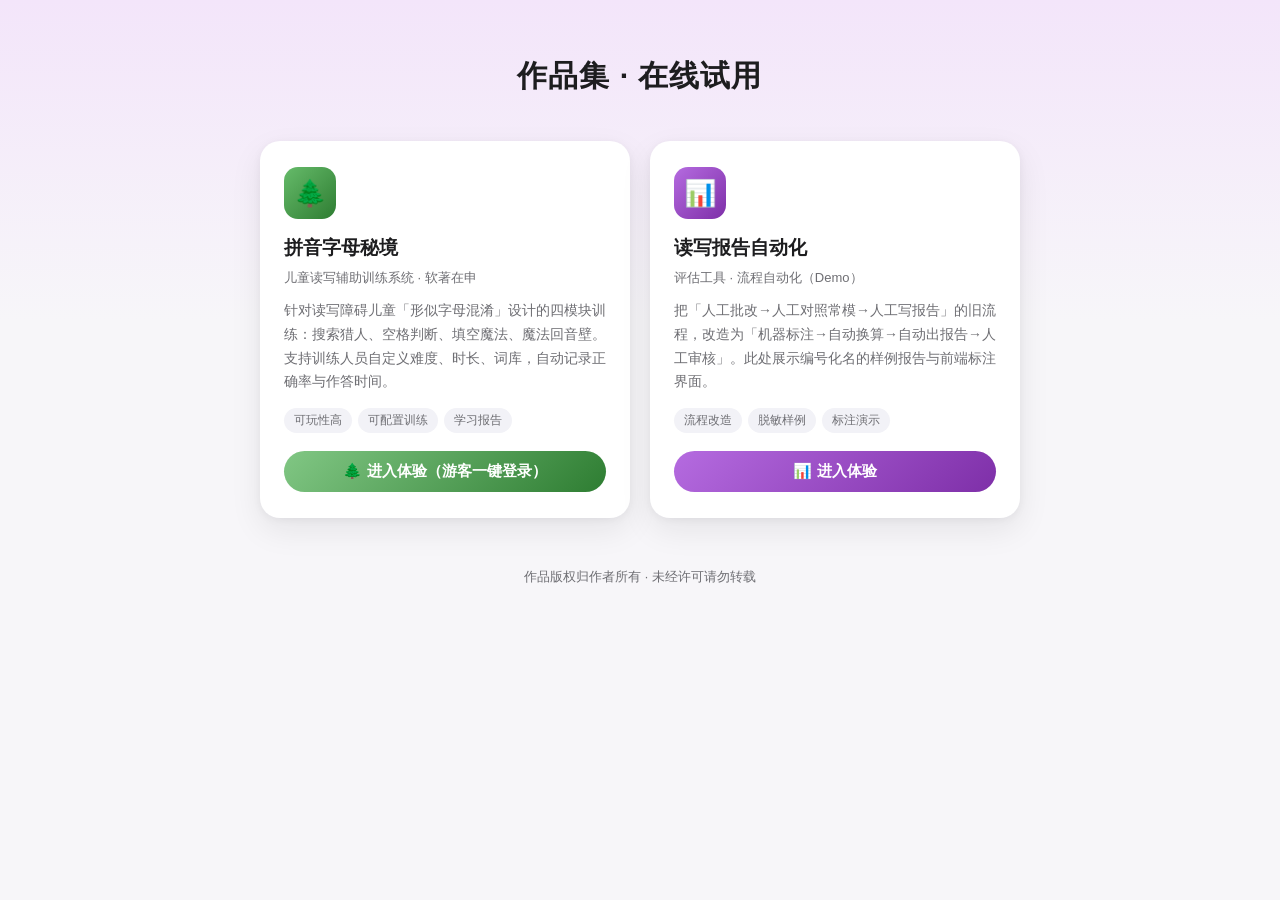
<file: index.html>
<!DOCTYPE html>
<html lang="zh-CN">
<head>
<meta charset="UTF-8">
<meta name="viewport" content="width=device-width, initial-scale=1.0">
<title>作品集演示 · 陈汝桐</title>
<link rel="icon" href="data:image/svg+xml,<svg xmlns='http://www.w3.org/2000/svg' viewBox='0 0 100 100'><rect width='100' height='100' rx='22' fill='%237E2FA8'/><text x='50' y='68' font-size='52' text-anchor='middle' fill='white' font-family='sans-serif' font-weight='bold'>陈</text></svg>">
<style>
:root {
  --bg: #F7F6F9;
  --card: #FFFFFF;
  --text-1: #1D1D1F;
  --text-2: #6E6E73;
  --purple: #7E2FA8;
  --purple-deep: #5F1D98;
  --green: #2E7D32;
  --blue: #1565C0;
  --radius: 20px;
  --shadow: 0 2px 8px rgba(29, 29, 31, 0.05), 0 12px 32px rgba(29, 29, 31, 0.08);
}
* { margin: 0; padding: 0; box-sizing: border-box; }
body {
  font-family: -apple-system, BlinkMacSystemFont, "SF Pro Text", "PingFang SC",
    "Hiragino Sans GB", "Microsoft YaHei", "Helvetica Neue", Arial, sans-serif;
  background: linear-gradient(180deg, #F3E5FA 0%, var(--bg) 320px);
  color: var(--text-1);
  min-height: 100vh;
  -webkit-font-smoothing: antialiased;
}
.container { max-width: 960px; margin: 0 auto; padding: 0 20px; }

header { text-align: center; padding: 56px 0 8px; }
header h1 { font-size: 30px; font-weight: 700; letter-spacing: 1px; }

.grid {
  display: grid; grid-template-columns: repeat(2, 1fr);
  gap: 20px; padding: 36px 0 20px;
  max-width: 760px; margin: 0 auto;
}
@media (max-width: 800px) { .grid { grid-template-columns: 1fr; } }

.card {
  background: var(--card); border-radius: var(--radius);
  box-shadow: var(--shadow); padding: 26px 24px;
  display: flex; flex-direction: column;
  transition: transform .18s ease, box-shadow .18s ease;
  text-decoration: none; color: inherit;
}
.card:hover { transform: translateY(-4px); box-shadow: 0 16px 40px rgba(29, 29, 31, 0.12); }
.card .icon {
  width: 52px; height: 52px; border-radius: 14px;
  display: flex; align-items: center; justify-content: center;
  font-size: 26px; margin-bottom: 16px; color: #fff;
}
.card:nth-child(1) .icon { background: linear-gradient(135deg, #66BB6A, #2E7D32); }
.card:nth-child(2) .icon { background: linear-gradient(135deg, #B56BE0, #7E2FA8); }
.card h2 { font-size: 19px; font-weight: 700; margin-bottom: 8px; }
.card .role { font-size: 13px; color: var(--text-2); margin-bottom: 12px; }
.card .desc { font-size: 14px; color: var(--text-2); line-height: 1.7; flex: 1; }
.card .tags { margin-top: 14px; display: flex; flex-wrap: wrap; gap: 6px; }
.card .tag {
  font-size: 12px; padding: 4px 10px; border-radius: 999px;
  background: #F2F2F7; color: var(--text-2);
}
.card .cta {
  margin-top: 18px; text-align: center; padding: 11px 0;
  border-radius: 999px; font-size: 15px; font-weight: 600;
  color: #fff; background: linear-gradient(135deg, #B56BE0, #7E2FA8);
}
.card:nth-child(1) .cta { background: linear-gradient(135deg, #81C784, #2E7D32); }

footer {
  text-align: center; padding: 28px 0 48px;
  color: var(--text-2); font-size: 12.5px; line-height: 1.9;
}
footer a { color: var(--purple); text-decoration: none; }
</style>
</head>
<body>
<div class="container">
  <header>
    <h1>作品集 · 在线试用</h1>
  </header>

  <div class="grid">
    <a class="card" href="01-拼音字母秘境/拼音字母秘境-合并版.html">
      <div class="icon">🌲</div>
      <h2>拼音字母秘境</h2>
      <div class="role">儿童读写辅助训练系统 · 软著在申</div>
      <div class="desc">针对读写障碍儿童「形似字母混淆」设计的四模块训练：搜索猎人、空格判断、填空魔法、魔法回音壁。支持训练人员自定义难度、时长、词库，自动记录正确率与作答时间。</div>
      <div class="tags"><span class="tag">可玩性高</span><span class="tag">可配置训练</span><span class="tag">学习报告</span></div>
      <div class="cta">🌲 进入体验（游客一键登录）</div>
    </a>

    <a class="card" href="02-报告自动化/">
      <div class="icon">📊</div>
      <h2>读写报告自动化</h2>
      <div class="role">评估工具 · 流程自动化（Demo）</div>
      <div class="desc">把「人工批改→人工对照常模→人工写报告」的旧流程，改造为「机器标注→自动换算→自动出报告→人工审核」。此处展示编号化名的样例报告与前端标注界面。</div>
      <div class="tags"><span class="tag">流程改造</span><span class="tag">脱敏样例</span><span class="tag">标注演示</span></div>
      <div class="cta">📊 进入体验</div>
    </a>
  </div>

  <footer>
    作品版权归作者所有 · 未经许可请勿转载
  </footer>
</div>
</body>
</html>
</file>
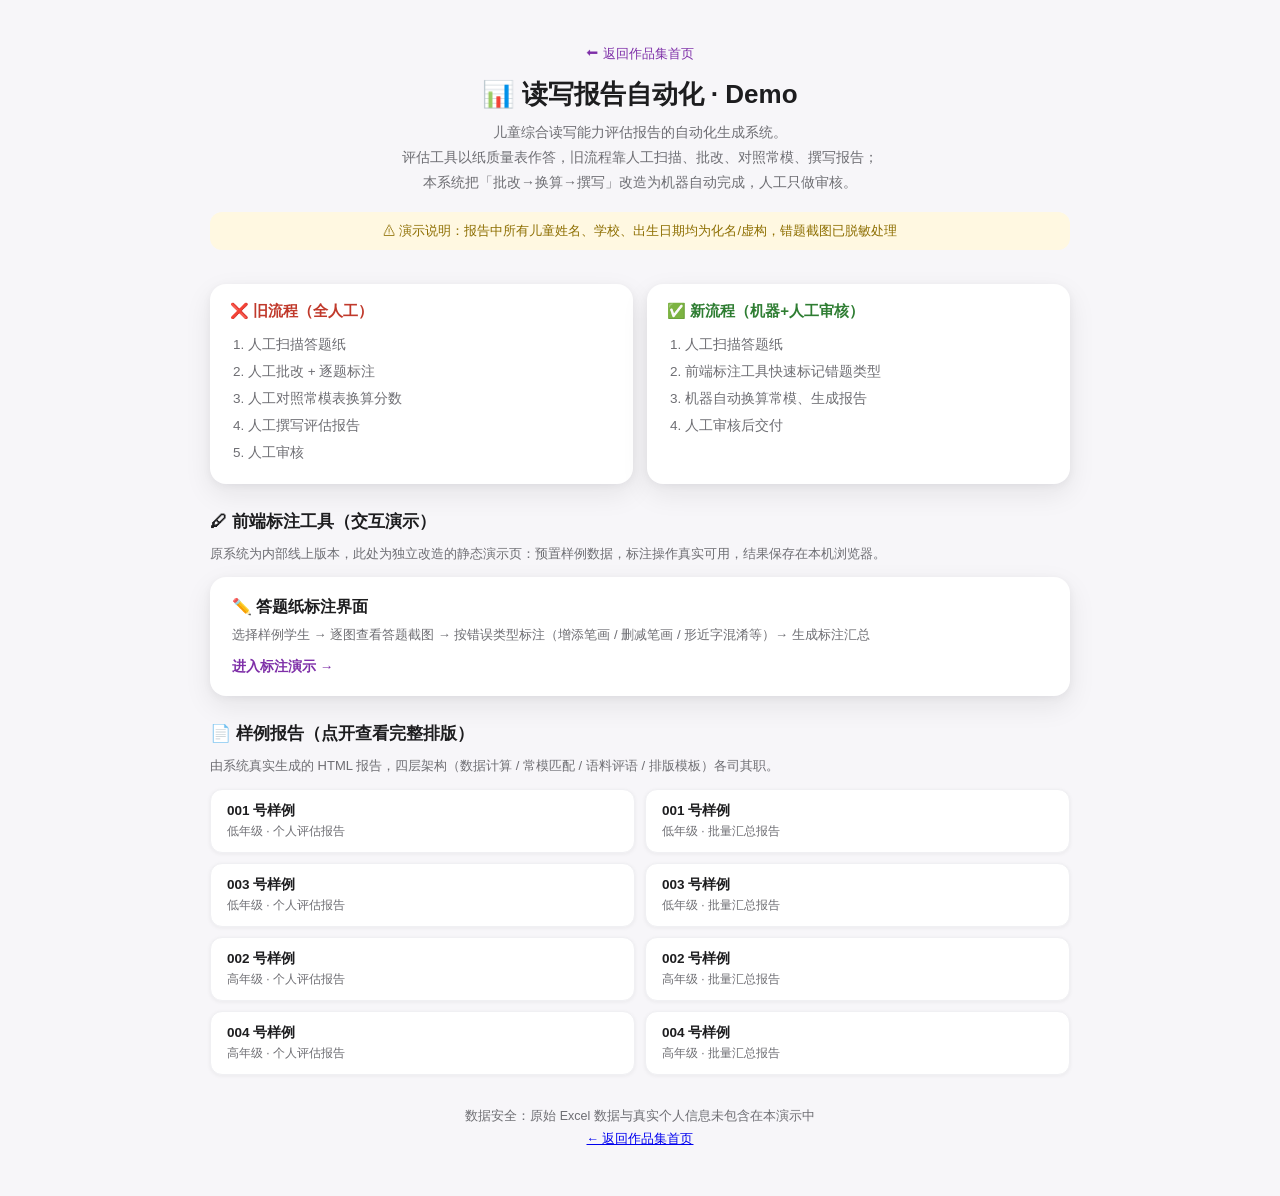
<file: 02-报告自动化/index.html>
<!DOCTYPE html>
<html lang="zh-CN">
<head>
<meta charset="UTF-8">
<meta name="viewport" content="width=device-width, initial-scale=1.0">
<title>读写报告自动化 · Demo</title>
<link rel="icon" href="data:image/svg+xml,<svg xmlns='http://www.w3.org/2000/svg' viewBox='0 0 100 100'><rect width='100' height='100' rx='22' fill='%237E2FA8'/><text x='50' y='68' font-size='52' text-anchor='middle' fill='white' font-family='sans-serif' font-weight='bold'>报</text></svg>">
<style>
:root {
  --text-1: #1D1D1F; --text-2: #6E6E73;
  --purple: #7E2FA8; --purple-deep: #5F1D98;
  --green: #2E7D32; --radius: 16px;
  --shadow: 0 2px 8px rgba(29,29,31,.05), 0 10px 28px rgba(29,29,31,.08);
}
* { margin: 0; padding: 0; box-sizing: border-box; }
body {
  font-family: -apple-system, BlinkMacSystemFont, "SF Pro Text", "PingFang SC",
    "Hiragino Sans GB", "Microsoft YaHei", sans-serif;
  background: #F7F6F9; color: var(--text-1);
  min-height: 100vh; -webkit-font-smoothing: antialiased;
}
.container { max-width: 900px; margin: 0 auto; padding: 0 20px; }
header { text-align: center; padding: 44px 0 12px; }
header .back { display: inline-block; font-size: 13px; color: var(--purple); text-decoration: none; margin-bottom: 14px; }
header h1 { font-size: 26px; font-weight: 700; }
header p { margin-top: 8px; color: var(--text-2); font-size: 14px; line-height: 1.8; }
.notice {
  margin: 16px 0 0; padding: 10px 16px; border-radius: 12px;
  background: #FFF8E1; color: #8D6E00; font-size: 13px; text-align: center;
}
.flow {
  display: grid; grid-template-columns: 1fr 1fr; gap: 14px; margin: 22px 0 8px;
}
@media (max-width: 640px) { .flow { grid-template-columns: 1fr; } }
.flow .panel { background: #fff; border-radius: var(--radius); box-shadow: var(--shadow); padding: 18px 20px; }
.flow h3 { font-size: 15px; margin-bottom: 10px; display: flex; align-items: center; gap: 6px; }
.flow .old h3 { color: #C0392B; }
.flow .new h3 { color: var(--green); }
.flow ol { margin-left: 18px; font-size: 13.5px; color: var(--text-2); line-height: 2; }
.section-title { margin: 26px 0 12px; font-size: 17px; font-weight: 700; }
.desc { font-size: 13px; color: var(--text-2); margin-bottom: 14px; }

.demo-card {
  display: block; background: #fff; border-radius: var(--radius); box-shadow: var(--shadow);
  padding: 20px 22px; margin-bottom: 14px; text-decoration: none; color: inherit;
  transition: transform .15s ease;
}
.demo-card:hover { transform: translateY(-2px); }
.demo-card .t { font-size: 16px; font-weight: 700; display: flex; align-items: center; gap: 8px; }
.demo-card .d { font-size: 13px; color: var(--text-2); margin-top: 6px; line-height: 1.7; }
.demo-card .go { display: inline-block; margin-top: 12px; color: var(--purple); font-size: 13.5px; font-weight: 600; }

.reports { display: grid; grid-template-columns: 1fr 1fr; gap: 10px; }
@media (max-width: 640px) { .reports { grid-template-columns: 1fr; } }
.reports a {
  display: block; background: #fff; border-radius: 12px; padding: 12px 16px;
  text-decoration: none; color: var(--text-1); box-shadow: 0 1px 4px rgba(29,29,31,.06);
  font-size: 13.5px; border: 1px solid #F0F0F3;
}
.reports a:hover { border-color: var(--purple); }
.reports .name { font-weight: 600; }
.reports .meta { color: var(--text-2); font-size: 12px; margin-top: 3px; }
footer { text-align: center; padding: 30px 0 44px; font-size: 12.5px; color: var(--text-2); line-height: 1.9; }
</style>
</head>
<body>
<div class="container">
  <header>
    <a class="back" href="../index.html">⬅ 返回作品集首页</a>
    <h1>📊 读写报告自动化 · Demo</h1>
    <p>儿童综合读写能力评估报告的自动化生成系统。<br>评估工具以纸质量表作答，旧流程靠人工扫描、批改、对照常模、撰写报告；<br>本系统把「批改→换算→撰写」改造为机器自动完成，人工只做审核。</p>
    <div class="notice">⚠ 演示说明：报告中所有儿童姓名、学校、出生日期均为化名/虚构，错题截图已脱敏处理</div>
  </header>

  <div class="flow">
    <div class="panel old">
      <h3>❌ 旧流程（全人工）</h3>
      <ol>
        <li>人工扫描答题纸</li>
        <li>人工批改 + 逐题标注</li>
        <li>人工对照常模表换算分数</li>
        <li>人工撰写评估报告</li>
        <li>人工审核</li>
      </ol>
    </div>
    <div class="panel new">
      <h3>✅ 新流程（机器+人工审核）</h3>
      <ol>
        <li>人工扫描答题纸</li>
        <li>前端标注工具快速标记错题类型</li>
        <li>机器自动换算常模、生成报告</li>
        <li>人工审核后交付</li>
      </ol>
    </div>
  </div>

  <h2 class="section-title">🖊 前端标注工具（交互演示）</h2>
  <p class="desc">原系统为内部线上版本，此处为独立改造的静态演示页：预置样例数据，标注操作真实可用，结果保存在本机浏览器。</p>
  <a class="demo-card" href="标注演示/index.html">
    <div class="t">✏️ 答题纸标注界面</div>
    <div class="d">选择样例学生 → 逐图查看答题截图 → 按错误类型标注（增添笔画 / 删减笔画 / 形近字混淆等）→ 生成标注汇总</div>
    <span class="go">进入标注演示 →</span>
  </a>

  <h2 class="section-title">📄 样例报告（点开查看完整排版）</h2>
  <p class="desc">由系统真实生成的 HTML 报告，四层架构（数据计算 / 常模匹配 / 语料评语 / 排版模板）各司其职。</p>
  <div class="reports">
    <a href="reports/001_评估_低年级.html"><span class="name">001 号样例</span><div class="meta">低年级 · 个人评估报告</div></a>
    <a href="reports/001_批量_低年级.html"><span class="name">001 号样例</span><div class="meta">低年级 · 批量汇总报告</div></a>
    <a href="reports/003_评估_低年级.html"><span class="name">003 号样例</span><div class="meta">低年级 · 个人评估报告</div></a>
    <a href="reports/003_批量_低年级.html"><span class="name">003 号样例</span><div class="meta">低年级 · 批量汇总报告</div></a>
    <a href="reports/002_评估_高年级.html"><span class="name">002 号样例</span><div class="meta">高年级 · 个人评估报告</div></a>
    <a href="reports/002_批量_高年级.html"><span class="name">002 号样例</span><div class="meta">高年级 · 批量汇总报告</div></a>
    <a href="reports/004_评估_高年级.html"><span class="name">004 号样例</span><div class="meta">高年级 · 个人评估报告</div></a>
    <a href="reports/004_批量_高年级.html"><span class="name">004 号样例</span><div class="meta">高年级 · 批量汇总报告</div></a>
  </div>

  <footer>
    数据安全：原始 Excel 数据与真实个人信息未包含在本演示中<br>
    <a href="../index.html">← 返回作品集首页</a>
  </footer>
</div>
</body>
</html>
</file>
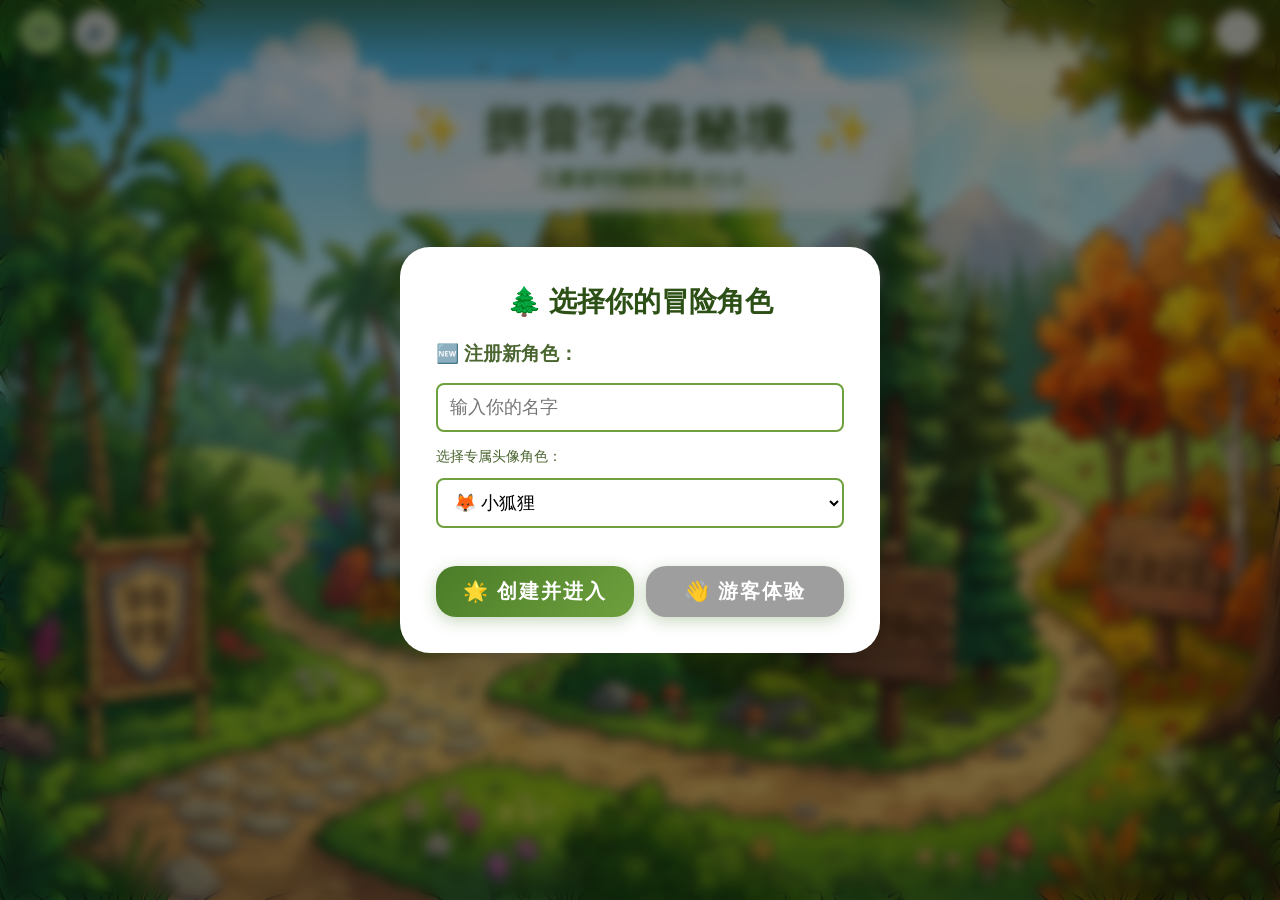
<file: 01-拼音字母秘境/拼音字母秘境-合并版.html>
<!DOCTYPE html>
<html lang="zh-CN">
<head>
<meta charset="UTF-8">
<meta name="viewport" content="width=device-width, initial-scale=1.0">
<meta name="description" content="拼音字母秘境儿童读写辅助系统 - 帮助阅读障碍儿童学习英文字母和中文拼音的教育应用">
<link rel="icon" href="favicon.png" type="image/png">
<title>拼音字母秘境儿童读写辅助系统 V1.0</title>
<style>
/* ============================================================
   CSS 变量与主题系统
   ============================================================ */
:root {
    /* 森林绿色系 */
    --forest-dark: #2d5016;
    --forest-mid: #4a7c28;
    --forest-light: #6fa03e;
    --forest-pale: #a8d574;
    --forest-glow: #c5e89e;
    /* 暖色调 */
    --warm-brown: #d4a373;
    --warm-gold: #e8c07d;
    --warm-orange: #e8985a;
    /* 天空色 */
    --sky-blue: #87CEEB;
    --sky-light: #b8e6b8;
    /* 卡片与玻璃效果 */
    --card-bg: rgba(255,255,255,0.85);
    --card-shadow: 0 8px 32px rgba(45,80,22,0.18);
    --glass-blur: blur(12px);
    --glass-border: 1px solid rgba(255,255,255,0.35);
    /* 文字 */
    --text-dark: #2c3e1a;
    --text-mid: #4a6530;
    --text-light: #7a9960;
    /* 圆角 */
    --radius-sm: 12px;
    --radius-md: 20px;
    --radius-lg: 30px;
    /* 游戏颜色 */
    --correct-color: #27ae60;
    --wrong-color: #e74c3c;
    --highlight-color: #f39c12;
    /* 字体大小 */
    --fs-base: 16px;
    --fs-lg: 20px;
    --fs-xl: 28px;
    --fs-xxl: 36px;
    --fs-hero: 48px;
    /* 动画速度 */
    --anim-fast: 0.2s;
    --anim-mid: 0.4s;
    --anim-slow: 0.8s;
}

/* ============================================================
   重置与基础样式
   ============================================================ */
*, *::before, *::after {
    margin: 0;
    padding: 0;
    box-sizing: border-box;
}

html {
    font-size: var(--fs-base);
    scroll-behavior: smooth;
}

body {
    font-family: 'Chalkboard SE', 'Comic Sans MS', 'Comic Neue', 'PingFang SC', 'Microsoft YaHei', sans-serif;
    color: var(--text-dark);
    overflow-x: hidden;
    min-height: 100vh;
    background: linear-gradient(180deg, var(--sky-blue) 0%, var(--sky-light) 40%, var(--forest-pale) 70%, var(--forest-light) 100%);
}

button {
    font-family: inherit;
    cursor: pointer;
    border: none;
    outline: none;
    transition: all var(--anim-fast) ease;
}

button:active {
    transform: scale(0.95);
}

input, select, textarea {
    font-family: inherit;
    font-size: 1rem;
    border: 2px solid var(--forest-light);
    border-radius: var(--radius-sm);
    padding: 8px 14px;
    outline: none;
    transition: border-color var(--anim-fast);
}

input:focus, select:focus {
    border-color: var(--forest-mid);
    box-shadow: 0 0 0 3px rgba(111,160,62,0.25);
}

/* 隐藏滚动条但保留滚动功能 */
::-webkit-scrollbar { width: 6px; }
::-webkit-scrollbar-track { background: transparent; }
::-webkit-scrollbar-thumb { background: var(--forest-light); border-radius: 3px; }

/* ============================================================
   应用容器
   ============================================================ */
#app {
    position: relative;
    min-height: 100vh;
    overflow: hidden;
}

/* ============================================================
   森林场景背景
   ============================================================ */
/* Background classes cleared */

/* ============================================================
   顶部工具栏
   ============================================================ */
.top-toolbar {
    position: fixed;
    top: 0; left: 0; right: 0;
    z-index: 1000;
    display: flex;
    justify-content: space-between;
    align-items: center;
    padding: 10px 20px;
    background: linear-gradient(to bottom, rgba(45,80,22,0.6), transparent);
}

.toolbar-left, .toolbar-right {
    display: flex;
    gap: 10px;
    align-items: center;
}

.toolbar-btn {
    width: 44px;
    height: 44px;
    border-radius: 50%;
    background: var(--card-bg);
    backdrop-filter: var(--glass-blur);
    border: var(--glass-border);
    display: flex;
    align-items: center;
    justify-content: center;
    font-size: 20px;
    box-shadow: 0 2px 12px rgba(0,0,0,0.1);
    transition: all var(--anim-fast);
}

.toolbar-btn:hover {
    transform: scale(1.1);
    box-shadow: 0 4px 16px rgba(0,0,0,0.15);
}

.toolbar-btn.active {
    background: var(--forest-pale);
}

.user-avatar-btn {
    font-size: 24px;
}

.user-name-label {
    color: white;
    font-size: 14px;
    text-shadow: 0 1px 3px rgba(0,0,0,0.3);
    font-weight: bold;
}

/* ============================================================
   视图通用样式
   ============================================================ */
.view {
    display: none;
    position: relative;
    z-index: 10;
    min-height: 100vh;
    padding: 70px 20px 30px;
    animation: fadeIn var(--anim-mid) ease;
}

.view.active {
    display: block;
}

@keyframes fadeIn {
    from { opacity: 0; transform: translateY(15px); }
    to { opacity: 1; transform: translateY(0); }
}

.view-title {
    text-align: center;
    font-size: var(--fs-xxl);
    color: var(--forest-dark);
    margin-bottom: 24px;
    text-shadow: 0 2px 4px rgba(255,255,255,0.5);
}

.back-btn {
    display: inline-flex;
    align-items: center;
    gap: 6px;
    padding: 10px 22px;
    background: var(--card-bg);
    backdrop-filter: var(--glass-blur);
    border: var(--glass-border);
    border-radius: 25px;
    font-size: 16px;
    color: var(--forest-dark);
    box-shadow: 0 2px 12px rgba(0,0,0,0.08);
    margin-bottom: 16px;
}

.back-btn:hover {
    background: var(--forest-pale);
    transform: translateX(-4px);
}

/* ============================================================
   森林主菜单 - 林间空地卡片
   ============================================================ */
#forestMenu, #academyMenu, #letterLearnView, #pinyinLearnView, #trainingMenu, #configPanel, #gamePlayArea, #levelSelector {
    background-size: 100% 100% !important;
    background-position: center !important;
    background-repeat: no-repeat !important;
    min-height: 100vh;
    width: 100vw;
    box-sizing: border-box;
}

#reportView, #profileView, #achievementView, #settingsView, #historyArea {
    background-size: cover !important;
    background-position: center !important;
    background-repeat: no-repeat !important;
    min-height: 100vh;
    width: 100vw;
    box-sizing: border-box;
}

/* ============================================================
   手机端适配
   竖屏：背景按 cover 展示，使用竖向按钮菜单
   横屏：保留背景热区点击交互（容器按 16:9 等比铺满）
   ============================================================ */
.mobile-menu {
    display: none;
    flex-direction: column;
    gap: 14px;
    position: absolute;
    top: 34%;
    left: 50%;
    transform: translateX(-50%);
    z-index: 20;
    width: 78%;
    max-width: 340px;
}

.mobile-menu .start-btn {
    font-size: 18px;
    padding: 14px 0;
    box-shadow: 0 4px 16px rgba(0,0,0,0.12);
}

@media (max-width: 768px) and (orientation: portrait) {
    /* 竖屏下背景保持比例裁剪，不压扁 */
    #forestMenu, #academyMenu, #letterLearnView, #pinyinLearnView, #trainingMenu, #configPanel, #gamePlayArea, #levelSelector,
    #reportView, #profileView, #achievementView, #settingsView, #historyArea {
        background-size: cover !important;
    }
    /* 竖屏热区点位与裁剪后的背景不对应，隐藏并改用竖向菜单 */
    .hotzone-btn { display: none !important; }
    .mobile-menu { display: flex; }
    .forest-title {
        top: 56px !important;
    }
    .forest-title h1 {
        font-size: 26px !important;
        white-space: nowrap;
        letter-spacing: 1px;
    }
    .forest-title > div {
        font-size: 14px !important;
    }
    .view {
        padding: 64px 12px 24px;
    }
    .view-title {
        font-size: 24px;
        margin-bottom: 16px;
    }
    .training-modes {
        grid-template-columns: 1fr 1fr !important;
        gap: 10px !important;
    }
}

@media (max-width: 900px) and (orientation: landscape) {
    /* 主菜单按背景图 16:9 等比铺满，热区坐标与画面精确对应 */
    #forestMenu {
        height: 56.25vw;
        min-height: 0;
        background-size: 100% 100% !important;
    }
    /* 子页面背景 cover 不拉伸 */
    #academyMenu, #letterLearnView, #pinyinLearnView, #trainingMenu, #configPanel, #gamePlayArea, #levelSelector {
        background-size: cover !important;
    }
    .forest-title {
        top: 6% !important;
    }
    .forest-title h1 {
        font-size: clamp(22px, 5.5vw, 48px);
        white-space: nowrap;
    }
    .forest-title > div {
        font-size: 14px !important;
    }
}

#forestMenu {
    display: none;
    position: relative;
    z-index: 10;
    min-height: 100vh;
    background-image: url('background/主界面.jpg');
}

#forestMenu.active { display: block; }

#academyMenu, #letterLearnView, #pinyinLearnView {
    background-image: url('background/字母学堂.jpg');
}

#trainingMenu, #configPanel, #gamePlayArea, #levelSelector {
    background-image: url('background/训练场.jpg');
}

#reportView {
    background-image: url('background/学习报告.jpg');
}

#profileView, #achievementView, #settingsView {
    background-image: url('background/我的中心.jpg');
}

#historyArea {
    background-image: url('background/历史记录.jpg');
}

/* 透明点击热区按钮 */
.hotzone-btn {
    position: absolute;
    cursor: pointer;
    background: rgba(255, 255, 255, 0.01); /* 几乎完全透明 */
    border: 2px dashed transparent;
    border-radius: 12px;
    transition: all 0.2s ease;
    z-index: 100;
}

.hotzone-btn:hover {
    background: rgba(255, 255, 255, 0.15); /* 悬停时轻微亮起，以引导用户 */
    border-color: rgba(255, 255, 255, 0.6); /* 悬停时显示引导虚线框 */
    box-shadow: 0 0 20px rgba(255, 255, 255, 0.4);
}

.hotzone-btn:active {
    background: rgba(255, 255, 255, 0.3);
}

/* 森林主界面标题板 */
.forest-title {
    text-align: center;
    background: rgba(255, 255, 255, 0.7);
    backdrop-filter: blur(8px);
    -webkit-backdrop-filter: blur(8px);
    border: 2px solid rgba(255, 255, 255, 0.5);
    border-radius: 24px;
    padding: 16px 32px;
    display: inline-block;
    box-shadow: 0 8px 32px rgba(45, 80, 22, 0.15);
}

/* 我的中心退出账号按钮样式 */
.profile-action-btn.logout-btn {
    background: #ffebee;
    border-color: #ef9a9a;
    color: #c62828;
}
.profile-action-btn.logout-btn:hover {
    background: #ef9a9a;
    color: white;
}

/* ============================================================
   子菜单通用样式
   ============================================================ */
.sub-menu {
    max-width: 700px;
    margin: 0 auto;
    display: flex;
    flex-wrap: wrap;
    gap: 20px;
    justify-content: center;
}

.sub-menu-card {
    width: 280px;
    padding: 28px 20px;
    background: var(--card-bg);
    backdrop-filter: var(--glass-blur);
    border: var(--glass-border);
    border-radius: var(--radius-lg);
    box-shadow: var(--card-shadow);
    text-align: center;
    cursor: pointer;
    transition: all 0.3s ease;
}

.sub-menu-card:hover {
    transform: translateY(-6px) scale(1.03);
    box-shadow: 0 10px 35px rgba(45,80,22,0.2);
}

.sub-menu-card .card-icon {
    font-size: 52px;
    display: block;
    margin-bottom: 10px;
}

.sub-menu-card .card-title {
    font-size: var(--fs-lg);
    font-weight: bold;
    color: var(--forest-dark);
    margin-bottom: 6px;
}

.sub-menu-card .card-desc {
    font-size: 14px;
    color: var(--text-mid);
}

/* ============================================================
   字母学习网格
   ============================================================ */
.letter-grid {
    display: grid;
    grid-template-columns: repeat(auto-fill, minmax(100px, 1fr));
    gap: 14px;
    max-width: 900px;
    margin: 0 auto;
    padding: 10px;
}

.letter-card {
    position: relative;
    background: var(--card-bg);
    backdrop-filter: var(--glass-blur);
    border: var(--glass-border);
    border-radius: var(--radius-md);
    padding: 16px 10px;
    text-align: center;
    cursor: pointer;
    transition: all 0.3s ease;
    perspective: 600px;
    min-height: 110px;
}

.letter-card:hover {
    transform: translateY(-4px);
    box-shadow: 0 8px 24px rgba(0,0,0,0.12);
}

.letter-card .letter-big {
    font-size: 36px;
    font-weight: bold;
    line-height: 1.1;
}

.letter-card .letter-small {
    font-size: 22px;
    color: var(--text-mid);
}

.letter-card .letter-phonetic {
    font-size: 13px;
    color: var(--text-light);
    margin-top: 2px;
}

.letter-card .letter-back {
    display: none;
    text-align: center;
}

.letter-card.flipped .letter-front { display: none; }
.letter-card.flipped .letter-back { display: block; }

.letter-card .letter-back .word-example {
    font-size: 18px;
    font-weight: bold;
    margin-bottom: 4px;
}

.letter-card .letter-back .word-zh {
    font-size: 14px;
    color: var(--text-mid);
}

.letter-card .speak-btn {
    position: absolute;
    top: 6px;
    right: 6px;
    width: 28px;
    height: 28px;
    border-radius: 50%;
    background: var(--forest-pale);
    font-size: 14px;
    display: flex;
    align-items: center;
    justify-content: center;
    opacity: 0.7;
}

.letter-card .speak-btn:hover { opacity: 1; }

/* ============================================================
   拼音学习模块
   ============================================================ */
.pinyin-tabs {
    display: flex;
    justify-content: center;
    gap: 10px;
    margin-bottom: 20px;
    flex-wrap: wrap;
}

.pinyin-tab {
    padding: 10px 24px;
    border-radius: 25px;
    background: var(--card-bg);
    backdrop-filter: var(--glass-blur);
    border: 2px solid transparent;
    font-size: 16px;
    font-weight: bold;
    color: var(--text-mid);
    transition: all var(--anim-fast);
}

.pinyin-tab.active {
    background: var(--forest-light);
    color: white;
    border-color: var(--forest-mid);
}

.pinyin-tab:hover {
    border-color: var(--forest-light);
}

.pinyin-grid {
    display: grid;
    grid-template-columns: repeat(auto-fill, minmax(80px, 1fr));
    gap: 10px;
    max-width: 800px;
    margin: 0 auto 24px;
}

.pinyin-card {
    background: var(--card-bg);
    backdrop-filter: var(--glass-blur);
    border: 2px solid transparent;
    border-radius: var(--radius-sm);
    padding: 14px 8px;
    text-align: center;
    cursor: pointer;
    font-size: 22px;
    font-weight: bold;
    color: var(--forest-dark);
    transition: all var(--anim-fast);
}

.pinyin-card:hover {
    border-color: var(--forest-light);
    transform: scale(1.06);
}

.pinyin-card.selected {
    background: var(--forest-pale);
    border-color: var(--forest-mid);
    box-shadow: 0 0 12px rgba(111,160,62,0.3);
}

/* 拼音组合区 */
.pinyin-combine {
    max-width: 600px;
    margin: 0 auto;
    padding: 24px;
    background: var(--card-bg);
    backdrop-filter: var(--glass-blur);
    border: var(--glass-border);
    border-radius: var(--radius-lg);
    box-shadow: var(--card-shadow);
    text-align: center;
}

.pinyin-combine .combine-display {
    font-size: 48px;
    font-weight: bold;
    color: var(--forest-dark);
    margin: 16px 0;
    min-height: 60px;
}

.tone-buttons {
    display: flex;
    justify-content: center;
    gap: 10px;
    margin: 12px 0;
}

.tone-btn {
    width: 50px;
    height: 50px;
    border-radius: 50%;
    background: var(--forest-pale);
    font-size: 20px;
    font-weight: bold;
    color: var(--forest-dark);
    border: 2px solid var(--forest-light);
    transition: all var(--anim-fast);
}

.tone-btn:hover, .tone-btn.active {
    background: var(--forest-mid);
    color: white;
}

/* ============================================================
   训练场模式选择
   ============================================================ */
.training-modes {
    display: grid;
    grid-template-columns: repeat(auto-fill, minmax(240px, 1fr));
    gap: 18px;
    max-width: 800px;
    margin: 0 auto;
}

.training-mode-card {
    background: var(--card-bg);
    backdrop-filter: var(--glass-blur);
    border: var(--glass-border);
    border-radius: var(--radius-lg);
    box-shadow: var(--card-shadow);
    padding: 30px 20px;
    text-align: center;
    cursor: pointer;
    transition: all 0.3s ease;
}

.training-mode-card:hover {
    transform: translateY(-6px);
    box-shadow: 0 12px 36px rgba(45,80,22,0.2);
}

.training-mode-card .mode-icon {
    font-size: 48px;
    display: block;
    margin-bottom: 10px;
}

.training-mode-card .mode-title {
    font-size: var(--fs-lg);
    font-weight: bold;
    color: var(--forest-dark);
    margin-bottom: 6px;
}

.training-mode-card .mode-desc {
    font-size: 13px;
    color: var(--text-mid);
}

/* ============================================================
   配置面板
   ============================================================ */
.config-panel {
    max-width: 600px;
    margin: 0 auto;
    padding: 30px;
    background: var(--card-bg);
    backdrop-filter: var(--glass-blur);
    border: var(--glass-border);
    border-radius: var(--radius-lg);
    box-shadow: var(--card-shadow);
}

.config-row {
    display: flex;
    align-items: center;
    justify-content: space-between;
    margin-bottom: 18px;
    flex-wrap: wrap;
    gap: 8px;
}

.config-row label {
    font-weight: bold;
    color: var(--forest-dark);
    font-size: 16px;
}

.config-row input[type="number"],
.config-row input[type="range"],
.config-row select {
    width: 180px;
}

.config-row input[type="range"] {
    border: none;
    padding: 0;
    accent-color: var(--forest-mid);
}

.start-btn {
    display: block;
    width: 100%;
    padding: 16px;
    background: linear-gradient(135deg, var(--forest-mid), var(--forest-light));
    color: white;
    font-size: var(--fs-lg);
    font-weight: bold;
    border-radius: var(--radius-md);
    letter-spacing: 2px;
    box-shadow: 0 4px 16px rgba(74,124,40,0.3);
    margin-top: 10px;
}

.start-btn:hover {
    background: linear-gradient(135deg, var(--forest-dark), var(--forest-mid));
    box-shadow: 0 6px 20px rgba(74,124,40,0.4);
}

/* ============================================================
   游戏区域
   ============================================================ */
.game-area {
    max-width: 800px;
    margin: 0 auto;
}

/* 统计条 */
.stats-bar {
    display: flex;
    justify-content: space-around;
    align-items: center;
    padding: 14px 20px;
    background: var(--card-bg);
    backdrop-filter: var(--glass-blur);
    border: var(--glass-border);
    border-radius: var(--radius-md);
    box-shadow: var(--card-shadow);
    margin-bottom: 18px;
    flex-wrap: wrap;
    gap: 10px;
}

.stat-item {
    text-align: center;
}

.stat-item .stat-label {
    font-size: 12px;
    color: var(--text-light);
    text-transform: uppercase;
}

.stat-item .stat-value {
    font-size: 22px;
    font-weight: bold;
    color: var(--forest-dark);
}

/* 进度条 */
.progress-bar-container {
    width: 100%;
    height: 10px;
    background: rgba(0,0,0,0.1);
    border-radius: 5px;
    margin-bottom: 18px;
    overflow: hidden;
}

.progress-bar-fill {
    height: 100%;
    background: linear-gradient(90deg, var(--forest-mid), var(--forest-pale));
    border-radius: 5px;
    transition: width 0.3s ease;
}

/* 搜索猎人网格 */
.search-grid {
    display: grid;
    gap: 8px;
    max-width: 600px;
    margin: 0 auto;
    padding: 20px;
    background: var(--card-bg);
    backdrop-filter: var(--glass-blur);
    border: var(--glass-border);
    border-radius: var(--radius-lg);
    box-shadow: var(--card-shadow);
}

.grid-cell {
    display: flex;
    align-items: center;
    justify-content: center;
    font-size: 28px;
    font-weight: bold;
    border-radius: var(--radius-sm);
    background: white;
    border: 2px solid var(--forest-pale);
    cursor: pointer;
    transition: all 0.15s ease;
    aspect-ratio: 1;
    user-select: none;
}

.grid-cell:hover {
    border-color: var(--forest-mid);
    background: #f0f9e8;
}

.grid-cell.correct {
    background: #d4edda;
    border-color: var(--correct-color);
    animation: popIn 0.3s ease;
}

.grid-cell.wrong {
    background: #f8d7da;
    border-color: var(--wrong-color);
    animation: shake 0.4s ease;
}

.grid-cell.found {
    background: var(--forest-pale);
    border-color: var(--forest-mid);
    opacity: 0.6;
    pointer-events: none;
}

/* 空格判断区域 */
.judge-area {
    text-align: center;
    padding: 40px 20px;
    background: var(--card-bg);
    backdrop-filter: var(--glass-blur);
    border: var(--glass-border);
    border-radius: var(--radius-lg);
    box-shadow: var(--card-shadow);
}

.judge-letter {
    font-size: 120px;
    font-weight: bold;
    color: var(--forest-dark);
    margin: 20px 0;
    transition: all 0.3s ease;
}

.judge-prompt {
    font-size: var(--fs-lg);
    color: var(--text-mid);
    margin-bottom: 20px;
}

.judge-buttons {
    display: flex;
    gap: 20px;
    justify-content: center;
    margin-top: 20px;
}

.judge-btn {
    padding: 16px 48px;
    font-size: var(--fs-xl);
    font-weight: bold;
    border-radius: var(--radius-md);
    color: white;
    min-width: 140px;
}

.judge-btn.yes-btn { background: linear-gradient(135deg, #27ae60, #2ecc71); }
.judge-btn.no-btn { background: linear-gradient(135deg, #e74c3c, #ff6b6b); }
.judge-btn:hover { filter: brightness(1.1); transform: translateY(-2px); }

/* 填空区域 */
.fill-area {
    text-align: center;
    padding: 40px 20px;
    background: var(--card-bg);
    backdrop-filter: var(--glass-blur);
    border: var(--glass-border);
    border-radius: var(--radius-lg);
    box-shadow: var(--card-shadow);
}

.fill-word {
    font-size: 48px;
    font-weight: bold;
    letter-spacing: 6px;
    color: var(--forest-dark);
    margin: 20px 0;
}

.fill-blank {
    display: inline-block;
    width: 50px;
    border-bottom: 4px solid var(--highlight-color);
    margin: 0 4px;
}

.fill-choices {
    display: flex;
    gap: 14px;
    justify-content: center;
    margin-top: 24px;
    flex-wrap: wrap;
}

.fill-choice-btn {
    width: 64px;
    height: 64px;
    border-radius: 50%;
    background: white;
    border: 3px solid var(--forest-pale);
    font-size: 28px;
    font-weight: bold;
    color: var(--forest-dark);
    transition: all var(--anim-fast);
}

.fill-choice-btn:hover {
    border-color: var(--forest-mid);
    background: #f0f9e8;
    transform: scale(1.1);
}

/* 回音壁区域 */
.echo-area {
    text-align: center;
    padding: 40px 20px;
    background: var(--card-bg);
    backdrop-filter: var(--glass-blur);
    border: var(--glass-border);
    border-radius: var(--radius-lg);
    box-shadow: var(--card-shadow);
}

.echo-letter-display {
    font-size: 100px;
    font-weight: bold;
    color: var(--forest-dark);
    margin: 16px 0;
    opacity: 0;
    transition: opacity 0.5s ease;
}

.echo-letter-display.visible { opacity: 1; }

.echo-input-row {
    display: flex;
    align-items: center;
    justify-content: center;
    gap: 12px;
    margin-top: 20px;
}

.echo-input {
    font-size: 28px;
    width: 100px;
    text-align: center;
    padding: 10px;
    text-transform: lowercase;
}

.echo-submit-btn {
    padding: 12px 28px;
    background: linear-gradient(135deg, var(--forest-mid), var(--forest-light));
    color: white;
    font-size: 18px;
    font-weight: bold;
    border-radius: var(--radius-sm);
}

.echo-mode-selector {
    margin-bottom: 20px;
}

.echo-mode-selector select {
    font-size: 16px;
    padding: 8px 16px;
}

/* 关卡选择器 */
.level-grid {
    display: grid;
    grid-template-columns: repeat(auto-fill, minmax(80px, 1fr));
    gap: 12px;
    max-width: 700px;
    margin: 0 auto;
    padding: 20px;
}

.level-btn {
    padding: 16px 10px;
    border-radius: var(--radius-sm);
    background: var(--card-bg);
    backdrop-filter: var(--glass-blur);
    border: 2px solid var(--forest-pale);
    font-size: 18px;
    font-weight: bold;
    color: var(--forest-dark);
    text-align: center;
    transition: all var(--anim-fast);
}

.level-btn:hover {
    border-color: var(--forest-mid);
    transform: scale(1.05);
}

.level-btn.completed {
    background: var(--forest-pale);
    border-color: var(--forest-mid);
}

.level-btn.locked {
    opacity: 0.5;
    cursor: not-allowed;
}

.level-btn .level-stars {
    font-size: 12px;
    display: block;
    margin-top: 4px;
}

/* ============================================================
   学习报告
   ============================================================ */
.report-section {
    max-width: 800px;
    margin: 0 auto;
}

.report-cards {
    display: grid;
    grid-template-columns: repeat(auto-fill, minmax(180px, 1fr));
    gap: 16px;
    margin-bottom: 24px;
}

.report-card {
    background: var(--card-bg);
    backdrop-filter: var(--glass-blur);
    border: var(--glass-border);
    border-radius: var(--radius-md);
    padding: 20px;
    text-align: center;
    box-shadow: var(--card-shadow);
}

.report-card .report-value {
    font-size: var(--fs-xxl);
    font-weight: bold;
    color: var(--forest-dark);
}

.report-card .report-label {
    font-size: 14px;
    color: var(--text-mid);
    margin-top: 4px;
}

.report-chart-container {
    background: var(--card-bg);
    backdrop-filter: var(--glass-blur);
    border: var(--glass-border);
    border-radius: var(--radius-lg);
    padding: 24px;
    margin-bottom: 24px;
    box-shadow: var(--card-shadow);
}

.report-chart-container h3 {
    text-align: center;
    margin-bottom: 16px;
    color: var(--forest-dark);
}

.weak-letters-table {
    width: 100%;
    border-collapse: separate;
    border-spacing: 0;
    background: var(--card-bg);
    border-radius: var(--radius-md);
    overflow: hidden;
    box-shadow: var(--card-shadow);
}

.weak-letters-table th {
    background: var(--forest-mid);
    color: white;
    padding: 12px 16px;
    text-align: left;
    font-size: 14px;
}

.weak-letters-table td {
    padding: 10px 16px;
    border-bottom: 1px solid rgba(0,0,0,0.06);
    font-size: 14px;
}

.weak-letters-table tr:last-child td { border-bottom: none; }
.weak-letters-table tr:hover td { background: rgba(111,160,62,0.08); }

.export-btn {
    display: inline-flex;
    align-items: center;
    gap: 8px;
    padding: 12px 28px;
    background: linear-gradient(135deg, var(--forest-mid), var(--forest-light));
    color: white;
    font-size: 16px;
    font-weight: bold;
    border-radius: 25px;
    margin-top: 16px;
}

.export-btn:hover { filter: brightness(1.1); }

/* ============================================================
   用户中心
   ============================================================ */
.profile-section {
    max-width: 600px;
    margin: 0 auto;
}

.profile-header {
    text-align: center;
    padding: 30px;
    background: var(--card-bg);
    backdrop-filter: var(--glass-blur);
    border: var(--glass-border);
    border-radius: var(--radius-lg);
    box-shadow: var(--card-shadow);
    margin-bottom: 20px;
}

.profile-avatar {
    font-size: 72px;
    margin-bottom: 10px;
}

.profile-name {
    font-size: var(--fs-xl);
    font-weight: bold;
    color: var(--forest-dark);
}

.profile-date {
    font-size: 14px;
    color: var(--text-light);
}

.profile-actions {
    display: flex;
    flex-direction: column;
    gap: 12px;
}

.profile-action-btn {
    padding: 16px 24px;
    background: var(--card-bg);
    backdrop-filter: var(--glass-blur);
    border: var(--glass-border);
    border-radius: var(--radius-md);
    font-size: 16px;
    color: var(--forest-dark);
    text-align: left;
    display: flex;
    align-items: center;
    gap: 12px;
    box-shadow: 0 2px 10px rgba(0,0,0,0.06);
}

.profile-action-btn:hover {
    background: var(--forest-pale);
    transform: translateX(4px);
}

/* ============================================================
   成就系统
   ============================================================ */
.achievement-grid {
    display: grid;
    grid-template-columns: repeat(auto-fill, minmax(200px, 1fr));
    gap: 16px;
    max-width: 800px;
    margin: 0 auto;
}

.achievement-card {
    background: var(--card-bg);
    backdrop-filter: var(--glass-blur);
    border: var(--glass-border);
    border-radius: var(--radius-md);
    padding: 20px;
    text-align: center;
    box-shadow: var(--card-shadow);
    transition: all var(--anim-fast);
}

.achievement-card.locked {
    opacity: 0.45;
    filter: grayscale(0.8);
}

.achievement-card .ach-icon {
    font-size: 42px;
    display: block;
    margin-bottom: 8px;
}

.achievement-card .ach-title {
    font-size: 16px;
    font-weight: bold;
    color: var(--forest-dark);
    margin-bottom: 4px;
}

.achievement-card .ach-desc {
    font-size: 12px;
    color: var(--text-mid);
}

.achievement-card .ach-date {
    font-size: 11px;
    color: var(--text-light);
    margin-top: 6px;
}

/* 成就弹窗 */
.achievement-popup {
    position: fixed;
    top: 80px;
    left: 50%;
    transform: translateX(-50%) translateY(-20px);
    z-index: 2000;
    background: linear-gradient(135deg, #ffd700, #ffb347);
    padding: 16px 32px;
    border-radius: var(--radius-lg);
    box-shadow: 0 8px 32px rgba(0,0,0,0.2);
    text-align: center;
    animation: achievePopIn 0.5s ease forwards;
    display: none;
}

.achievement-popup.show { display: block; }

@keyframes achievePopIn {
    0% { opacity: 0; transform: translateX(-50%) translateY(-40px) scale(0.8); }
    60% { transform: translateX(-50%) translateY(5px) scale(1.05); }
    100% { opacity: 1; transform: translateX(-50%) translateY(0) scale(1); }
}

.achievement-popup .popup-icon { font-size: 36px; }
.achievement-popup .popup-title { font-size: 18px; font-weight: bold; margin-top: 4px; }
.achievement-popup .popup-desc { font-size: 13px; color: #5a3e0a; }

/* ============================================================
   设置中心
   ============================================================ */
.settings-section {
    max-width: 600px;
    margin: 0 auto;
}

.settings-group {
    background: var(--card-bg);
    backdrop-filter: var(--glass-blur);
    border: var(--glass-border);
    border-radius: var(--radius-lg);
    padding: 24px;
    margin-bottom: 16px;
    box-shadow: var(--card-shadow);
}

.settings-group h3 {
    font-size: 18px;
    color: var(--forest-dark);
    margin-bottom: 16px;
    border-bottom: 2px solid var(--forest-pale);
    padding-bottom: 8px;
}

.setting-item {
    display: flex;
    align-items: center;
    justify-content: space-between;
    padding: 10px 0;
    border-bottom: 1px solid rgba(0,0,0,0.05);
}

.setting-item:last-child { border-bottom: none; }

.setting-item label {
    font-size: 15px;
    color: var(--text-dark);
}

/* 开关样式 */
.toggle-switch {
    position: relative;
    width: 52px;
    height: 28px;
    background: #ccc;
    border-radius: 14px;
    cursor: pointer;
    transition: background var(--anim-fast);
}

.toggle-switch.on { background: var(--forest-light); }

.toggle-switch::after {
    content: '';
    position: absolute;
    top: 3px;
    left: 3px;
    width: 22px;
    height: 22px;
    background: white;
    border-radius: 50%;
    transition: left var(--anim-fast);
    box-shadow: 0 1px 4px rgba(0,0,0,0.2);
}

.toggle-switch.on::after { left: 27px; }

.danger-btn {
    padding: 12px 24px;
    background: linear-gradient(135deg, #e74c3c, #ff6b6b);
    color: white;
    font-size: 15px;
    font-weight: bold;
    border-radius: var(--radius-sm);
}

.danger-btn:hover { filter: brightness(1.1); }

/* ============================================================
   历史记录
   ============================================================ */
.history-list {
    max-width: 700px;
    margin: 0 auto;
}

.history-item {
    background: var(--card-bg);
    backdrop-filter: var(--glass-blur);
    border: var(--glass-border);
    border-radius: var(--radius-md);
    padding: 16px 20px;
    margin-bottom: 12px;
    box-shadow: 0 2px 10px rgba(0,0,0,0.06);
    display: flex;
    justify-content: space-between;
    align-items: center;
    flex-wrap: wrap;
    gap: 8px;
}

.history-item .history-mode {
    font-weight: bold;
    font-size: 16px;
    color: var(--forest-dark);
}

.history-item .history-date {
    font-size: 13px;
    color: var(--text-light);
}

.history-item .history-stats {
    font-size: 14px;
    color: var(--text-mid);
}

/* ============================================================
   用户选择器（首次使用/切换用户）
   ============================================================ */
.user-selector-overlay {
    position: fixed;
    top: 0; left: 0; right: 0; bottom: 0;
    z-index: 3000;
    background: rgba(0,0,0,0.5);
    display: flex;
    align-items: center;
    justify-content: center;
    backdrop-filter: blur(6px);
}

.user-selector-overlay.hidden { display: none; }

.user-selector-modal {
    background: white;
    border-radius: var(--radius-lg);
    padding: 36px;
    max-width: 480px;
    width: 90%;
    text-align: center;
    box-shadow: 0 16px 60px rgba(0,0,0,0.25);
    animation: slideUp 0.4s ease;
}

@keyframes slideUp {
    from { opacity: 0; transform: translateY(40px); }
    to { opacity: 1; transform: translateY(0); }
}

.user-selector-modal h2 {
    font-size: var(--fs-xl);
    color: var(--forest-dark);
    margin-bottom: 20px;
}

.avatar-picker {
    display: flex;
    flex-wrap: wrap;
    gap: 12px;
    justify-content: center;
    margin: 16px 0;
}

.avatar-option {
    width: 56px;
    height: 56px;
    border-radius: 50%;
    background: #f0f0f0;
    font-size: 30px;
    display: flex;
    align-items: center;
    justify-content: center;
    border: 3px solid transparent;
    transition: all var(--anim-fast);
}

.avatar-option:hover { border-color: var(--forest-light); }
.avatar-option.selected { border-color: var(--forest-mid); background: var(--forest-pale); }

.user-list {
    margin-top: 20px;
    text-align: left;
}

.user-list-item {
    display: flex;
    align-items: center;
    gap: 12px;
    padding: 10px 16px;
    border-radius: var(--radius-sm);
    cursor: pointer;
    transition: background var(--anim-fast);
}

.user-list-item:hover { background: #f5f5f5; }

.user-list-item .user-item-avatar { font-size: 28px; }
.user-list-item .user-item-name { font-size: 16px; font-weight: bold; }

/* ============================================================
   动画集合
   ============================================================ */
@keyframes popIn {
    0% { transform: scale(0.5); opacity: 0; }
    70% { transform: scale(1.1); }
    100% { transform: scale(1); opacity: 1; }
}

@keyframes shake {
    0%, 100% { transform: translateX(0); }
    20% { transform: translateX(-8px); }
    40% { transform: translateX(8px); }
    60% { transform: translateX(-6px); }
    80% { transform: translateX(6px); }
}

@keyframes float {
    0%, 100% { transform: translateY(0); }
    50% { transform: translateY(-8px); }
}

@keyframes sway {
    0%, 100% { transform: rotate(-3deg); }
    50% { transform: rotate(3deg); }
}

.anim-pop { animation: popIn 0.35s ease; }
.anim-shake { animation: shake 0.4s ease; }
.anim-float { animation: float 3s ease-in-out infinite; }

/* 反馈闪光 */
.flash-correct { animation: flashGreen 0.5s ease; }
.flash-wrong { animation: flashRed 0.5s ease; }

@keyframes flashGreen {
    0% { box-shadow: 0 0 0 0 rgba(39,174,96,0.6); }
    50% { box-shadow: 0 0 30px 10px rgba(39,174,96,0.3); }
    100% { box-shadow: 0 0 0 0 rgba(39,174,96,0); }
}

@keyframes flashRed {
    0% { box-shadow: 0 0 0 0 rgba(231,76,60,0.6); }
    50% { box-shadow: 0 0 30px 10px rgba(231,76,60,0.3); }
    100% { box-shadow: 0 0 0 0 rgba(231,76,60,0); }
}

/* ============================================================
   护眼模式
   ============================================================ */
body.eye-protect {
    filter: sepia(0.2) brightness(0.95);
}

body.eye-protect .view,
body.eye-protect #forestMenu {
    background: rgba(255,248,230,0.15);
}

/* ============================================================
   响应式设计
   ============================================================ */
@media (max-width: 768px) {
    .signpost-container {
        min-height: auto;
        margin-top: 20px;
    }

    .signpost-board {
        width: 240px;
        height: 50px;
        margin: 8px 0;
        border-width: 3px;
    }

    .board-pos-1, .board-pos-2, .board-pos-3, .board-pos-4, .board-pos-5 {
        margin-left: 0 !important;
        margin-right: 0 !important;
        transform: rotate(0deg) !important;
    }

    .board-text {
        font-size: 17px;
    }

    .forest-title h1 { font-size: 32px; letter-spacing: 2px; }
    .mascot { font-size: 56px; }

    .letter-grid {
        grid-template-columns: repeat(auto-fill, minmax(80px, 1fr));
        gap: 10px;
    }

    .judge-letter { font-size: 80px; }
    .fill-word { font-size: 36px; }
    .echo-letter-display { font-size: 72px; }

    .stats-bar {
        flex-direction: row;
        padding: 10px 14px;
    }

    .sub-menu-card { width: 100%; max-width: 300px; }
}

@media (max-width: 480px) {
    .forest-title h1 { font-size: 26px; }
    .signpost-board { width: 210px; height: 44px; }
    .board-text { font-size: 15px; }

    .grid-cell { font-size: 22px; }
    .judge-btn { padding: 12px 32px; font-size: 20px; }
    .fill-choice-btn { width: 52px; height: 52px; font-size: 22px; }
}

/* ============================================================
   打印样式（报告导出）
   ============================================================ */
@media print {
    body { background: white !important; }
    .top-toolbar, .back-btn, .export-btn, .leaf, .forest-bg,
    .forest-deco, #forestMenu { display: none !important; }

    .view { padding: 20px !important; }

    .report-card, .report-chart-container, .weak-letters-table {
        box-shadow: none !important;
        border: 1px solid #ddd !important;
        backdrop-filter: none !important;
        background: white !important;
    }
}
</style>
</head>
<body>
<!-- ============================================================
     森林场景背景元素
     ============================================================ -->


<!-- ============================================================
     成就弹窗
     ============================================================ -->
<div class="achievement-popup" id="achievementPopup">
    <div class="popup-icon" id="popupIcon"></div>
    <div class="popup-title" id="popupTitle"></div>
    <div class="popup-desc" id="popupDesc"></div>
</div>

<!-- ============================================================
     用户选择器弹窗
     ============================================================ -->
<div class="user-selector-overlay hidden" id="userSelectorOverlay">
    <div class="user-selector-modal" id="userSelectorModal">
        <!-- 动态内容 -->
    </div>
</div>

<!-- ============================================================
     主应用容器
     ============================================================ -->
<div id="app">
    <!-- 顶部工具栏 -->
    <div class="top-toolbar">
        <div class="toolbar-left">
            <button class="toolbar-btn" id="btnBGM" title="背景音乐" onclick="AudioSys.toggleBGM()">🎵</button>
            <button class="toolbar-btn" id="btnSFX" title="音效" onclick="AudioSys.toggleMute()">🔊</button>
        </div>
        <div class="toolbar-right" style="display:flex; align-items:center; gap:10px;">
            <span class="user-name-label" id="currentUserLabel" style="color:var(--forest-dark); font-weight:bold; font-size:16px; text-shadow:0 1px 2px rgba(255,255,255,0.8);"></span>
            <button class="toolbar-btn" style="font-size:20px; width:36px; height:36px; border-radius:50%; cursor:pointer; background:var(--forest-light); color:white; border:none; box-shadow:0 2px 6px rgba(0,0,0,0.1); display:inline-flex; align-items:center; justify-content:center; font-weight:bold; margin-right:4px;" onclick="UserManager.showUserSelector()" title="切换账号">⇌</button>
            <button class="toolbar-btn user-avatar-btn" id="currentUserAvatar" title="用户中心" onclick="showView('profileView')"></button>
        </div>
    </div>

    <!-- ============================================================
         森林主菜单
         ============================================================ -->
    <div id="forestMenu" class="active">
        <!-- ✨ 拼音字母秘境 标题板 -->
        <div class="forest-title" style="position: absolute; top: 80px; left: 50%; transform: translateX(-50%); z-index: 10;">
            <h1 style="font-size: var(--fs-hero); color: var(--forest-dark); text-shadow: 0 2px 4px rgba(255,255,255,0.8); letter-spacing: 4px; margin: 0;">✨ 拼音字母秘境 ✨</h1>
            <div style="font-size: var(--fs-lg); color: var(--forest-mid); margin-top: 4px; font-weight: bold; text-align: center;">儿童读写辅助系统 V1.0</div>
        </div>
        <!-- 1. 字母学堂 -->
        <div class="hotzone-btn" style="left: 7.5%; top: 61.0%; width: 5.0%; height: 15.0%;" onclick="showView('academyMenu')" title="字母学堂"></div>
        <!-- 2. 训练场 -->
        <div class="hotzone-btn" style="left: 28.5%; top: 54.0%; width: 10.0%; height: 9.5%;" onclick="showView('trainingMenu')" title="训练场"></div>
        <!-- 3. 学习报告 -->
        <div class="hotzone-btn" style="left: 46.0%; top: 47.5%; width: 11.5%; height: 8.0%;" onclick="showView('reportView')" title="学习报告"></div>
        <!-- 4. 我的中心 -->
        <div class="hotzone-btn" style="left: 63.0%; top: 65.0%; width: 12.5%; height: 9.5%;" onclick="showView('profileView')" title="我的中心"></div>
        <!-- 5. 历史记录 -->
        <div class="hotzone-btn" style="left: 85.0%; top: 59.0%; width: 11.5%; height: 9.5%;" onclick="showView('historyArea')" title="历史记录"></div>
        <!-- 手机竖屏：竖向按钮菜单（热区仅横屏显示） -->
        <div class="mobile-menu">
            <button class="start-btn" onclick="showView('academyMenu')">📖 字母学堂</button>
            <button class="start-btn" onclick="showView('trainingMenu')">🎮 训练场</button>
            <button class="start-btn" onclick="showView('reportView')">📊 学习报告</button>
            <button class="start-btn" onclick="showView('profileView')">👤 我的中心</button>
            <button class="start-btn" onclick="showView('historyArea')">📚 历史记录</button>
        </div>
    </div>

    <!-- ============================================================
         字母学堂子菜单
         ============================================================ -->
    <div id="academyMenu" class="view">
        <button class="back-btn" onclick="showView('forestMenu')">⬅ 返回森林</button>
        <h2 class="view-title">📖 字母学堂</h2>
        <div class="sub-menu">
            <div class="sub-menu-card" onclick="showView('letterLearnView')">
                <span class="card-icon">🔤</span>
                <div class="card-title">英文字母</div>
                <div class="card-desc">26个英文字母的发音、书写与示例</div>
            </div>
            <div class="sub-menu-card" onclick="showView('pinyinLearnView')">
                <span class="card-icon">🈴</span>
                <div class="card-title">中文拼音</div>
                <div class="card-desc">声母、韵母与整体认读音节</div>
            </div>
        </div>
    </div>

    <!-- ============================================================
         字母学堂-英文字母学习
         ============================================================ -->
    <div id="letterLearnView" class="view">
        <button class="back-btn" onclick="showView('academyMenu')">⬅ 返回学堂</button>
        <h2 class="view-title">🔤 英文字母学习</h2>
        <div id="letterGridContainer" class="letter-grid">
            <!-- 动态生成26个字母卡片 -->
        </div>
        <div id="letterStrokeArea" style="text-align:center;margin-top:24px;display:none;">
            <h3 id="strokeTitle" style="color:var(--forest-dark);margin-bottom:10px;"></h3>
            <canvas id="strokeCanvas" width="200" height="200" style="border:2px solid var(--forest-pale);border-radius:16px;background:white;"></canvas>
            <div style="margin-top:8px;">
                <button class="back-btn" onclick="document.getElementById('letterStrokeArea').style.display='none'">关闭</button>
            </div>
        </div>
    </div>

    <!-- ============================================================
         字母学堂-拼音学习
         ============================================================ -->
    <div id="pinyinLearnView" class="view">
        <button class="back-btn" onclick="showView('academyMenu')">⬅ 返回学堂</button>
        <h2 class="view-title">🈴 中文拼音学习</h2>
        <div class="pinyin-tabs" id="pinyinTabs">
            <button class="pinyin-tab active" data-tab="shengmu" onclick="switchPinyinTab('shengmu')">声母</button>
            <button class="pinyin-tab" data-tab="yunmu" onclick="switchPinyinTab('yunmu')">韵母</button>
            <button class="pinyin-tab" data-tab="zhengti" onclick="switchPinyinTab('zhengti')">整体认读</button>
        </div>
        <div id="pinyinGridContainer" class="pinyin-grid">
            <!-- 动态生成 -->
        </div>

        <h3 style="text-align:center;color:var(--forest-dark);margin:24px 0 12px;">🔗 拼音组合练习</h3>
        <div class="pinyin-combine">
            <div style="display:flex;gap:20px;justify-content:center;flex-wrap:wrap;">
                <div>
                    <div style="font-size:14px;color:var(--text-mid);margin-bottom:6px;">选择声母</div>
                    <select id="combineShengmu" onchange="updatePinyinCombine()" style="font-size:18px;padding:8px 16px;">
                        <option value="">-</option>
                    </select>
                </div>
                <div>
                    <div style="font-size:14px;color:var(--text-mid);margin-bottom:6px;">选择韵母</div>
                    <select id="combineYunmu" onchange="updatePinyinCombine()" style="font-size:18px;padding:8px 16px;">
                        <option value="">-</option>
                    </select>
                </div>
            </div>
            <div class="combine-display" id="combineDisplay">--</div>
            <div class="tone-buttons" id="toneButtons">
                <button class="tone-btn" data-tone="1" onclick="setTone(1)">ˉ</button>
                <button class="tone-btn" data-tone="2" onclick="setTone(2)">ˊ</button>
                <button class="tone-btn" data-tone="3" onclick="setTone(3)">ˇ</button>
                <button class="tone-btn" data-tone="4" onclick="setTone(4)">ˋ</button>
            </div>
            <button class="start-btn" style="max-width:200px;margin:12px auto 0;" onclick="pronouncePinyin()">🔊 朗读</button>
        </div>

        <h3 style="text-align:center;color:var(--forest-dark);margin:24px 0 12px;">🎯 声调小游戏</h3>
        <div id="tonePracticeArea" class="judge-area" style="max-width:500px;margin:0 auto;">
            <div style="font-size:16px;color:var(--text-mid);margin-bottom:10px;">听发音，选择正确的声调</div>
            <div id="tonePracticeDisplay" style="font-size:60px;font-weight:bold;color:var(--forest-dark);margin:16px 0;">-</div>
            <div class="tone-buttons" id="tonePracticeButtons">
                <button class="tone-btn" onclick="checkTone(1)">1声</button>
                <button class="tone-btn" onclick="checkTone(2)">2声</button>
                <button class="tone-btn" onclick="checkTone(3)">3声</button>
                <button class="tone-btn" onclick="checkTone(4)">4声</button>
            </div>
            <div id="tonePracticeResult" style="margin-top:12px;font-size:18px;font-weight:bold;min-height:30px;"></div>
            <button class="start-btn" style="max-width:200px;margin:16px auto 0;" onclick="newTonePractice()">下一题 ➡</button>
        </div>
    </div>

    <!-- ============================================================
         训练场子菜单
         ============================================================ -->
    <div id="trainingMenu" class="view">
        <button class="back-btn" onclick="showView('forestMenu')">⬅ 返回森林</button>
        <h2 class="view-title">🎮 训练场</h2>
        <div class="training-modes" id="trainingModes">
            <div class="training-mode-card" onclick="selectMode('search')">
                <span class="mode-icon">🔍</span>
                <div class="mode-title">搜索猎人</div>
                <div class="mode-desc">在字母方阵中快速找出目标字母</div>
            </div>
            <div class="training-mode-card" onclick="selectMode('judge')">
                <span class="mode-icon">⚡</span>
                <div class="mode-title">空格判断</div>
                <div class="mode-desc">快速判断闪现字母是否匹配目标</div>
            </div>
            <div class="training-mode-card" onclick="selectMode('fill')">
                <span class="mode-icon">📝</span>
                <div class="mode-title">填空魔法</div>
                <div class="mode-desc">选择正确字母补全单词</div>
            </div>
            <div class="training-mode-card" onclick="selectMode('echo')">
                <span class="mode-icon">🎤</span>
                <div class="mode-title">魔法回音壁</div>
                <div class="mode-desc">听写字母，强化记忆</div>
            </div>
        </div>
    </div>

    <!-- ============================================================
         训练设置面板
         ============================================================ -->
    <div id="configPanel" class="view">
        <button class="back-btn" onclick="showView('trainingMenu')">⬅ 返回训练场</button>
        <h2 class="view-title" id="configTitle">⚙ 训练设置</h2>
        <div class="config-panel">
            <!-- 搜索猎人设置 -->
            <div id="searchConfig">
                <div class="config-row">
                    <label>🎚 难度：</label>
                    <select id="cfgSearchDifficulty" onchange="renderLevelList()">
                        <option value="easy">简单 (网格 2×2 ~ 4×4)</option>
                        <option value="medium" selected>中等 (网格 3×3 ~ 6×6)</option>
                        <option value="hard">困难 (网格 4×4 ~ 8×8)</option>
                    </select>
                </div>
                <div class="config-row">
                    <label>🎯 目标字母：</label>
                    <select id="cfgSearchTarget" onchange="onSearchTargetChange()">
                        <option value="b">b</option>
                        <option value="d">d</option>
                        <option value="p">p</option>
                        <option value="q">q</option>
                        <option value="custom">自定义…</option>
                    </select>
                    <input type="text" id="cfgSearchTargetCustom" maxlength="1" placeholder="任意字母" style="width:90px;display:none;">
                </div>
                <div class="config-row">
                    <label>🔠 大小写：</label>
                    <select id="cfgSearchCase">
                        <option value="lower">小写 (a, b, c)</option>
                        <option value="upper">大写 (A, B, C)</option>
                    </select>
                </div>
                <div class="config-row">
                    <label>选择关卡：</label>
                    <button class="start-btn" style="width:auto;padding:10px 24px;font-size:16px;" onclick="showView('levelSelector')">📋 关卡列表</button>
                </div>
            </div>

            <!-- 空格判断设置 -->
            <div id="judgeConfig" style="display:none;">
                <div class="config-row">
                    <label>⏱ 显示时间 (ms)：</label>
                    <input type="number" id="cfgJudgeTime" value="1500" min="500" max="5000" step="100">
                </div>
                <div class="config-row">
                    <label>📊 题目数量：</label>
                    <input type="number" id="cfgJudgeCount" value="20" min="5" max="50">
                </div>
                <div class="config-row">
                    <label>🎯 目标字母：</label>
                    <select id="cfgJudgeTarget" onchange="onJudgeTargetChange()">
                        <option value="random">随机</option>
                        <option value="b">b</option>
                        <option value="d">d</option>
                        <option value="p">p</option>
                        <option value="q">q</option>
                        <option value="custom">自定义…</option>
                    </select>
                    <input type="text" id="cfgJudgeTargetCustom" maxlength="1" placeholder="任意字母" style="width:90px;display:none;">
                </div>
                <div class="config-row">
                    <label>🔠 大小写：</label>
                    <select id="cfgJudgeCase">
                        <option value="lower">小写 (a, b, c)</option>
                        <option value="upper">大写 (A, B, C)</option>
                    </select>
                </div>
                <div class="config-row">
                    <label>🎚 难度：</label>
                    <select id="cfgJudgeDifficulty">
                        <option value="easy">简单（干扰字母不相似）</option>
                        <option value="medium" selected>中等（50% 相似干扰）</option>
                        <option value="hard">困难（80% 相似干扰）</option>
                    </select>
                </div>
            </div>

            <!-- 填空设置 -->
            <div id="fillConfig" style="display:none;">
                <div class="config-row">
                    <label>📊 题目数量：</label>
                    <input type="number" id="cfgFillCount" value="10" min="5" max="30">
                </div>
                <div class="config-row">
                    <label>🔠 大小写：</label>
                    <select id="cfgFillCase">
                        <option value="lower">小写 (a, b, c)</option>
                        <option value="upper">大写 (A, B, C)</option>
                    </select>
                </div>
                <div class="config-row">
                    <label>✂️ 挖空位置：</label>
                    <select id="cfgFillPosition">
                        <option value="medium">中间</option>
                        <option value="easy">首尾</option>
                        <option value="hard">随机</option>
                    </select>
                </div>
                <div class="config-row">
                    <label>🔢 空缺字母个数：</label>
                    <input type="number" id="cfgFillBlankNum" value="1" min="1" max="4">
                </div>
                <div class="config-row">
                    <label>📂 词库：</label>
                    <select id="cfgFillWordSet" onchange="onFillWordSetChange()">
                        <option value="builtin">内置词库（32 词）</option>
                    </select>
                </div>
                <div class="config-row">
                    <label>📤 上传词表 (.txt)：</label>
                    <input type="file" id="cfgFillFile" accept=".txt,.csv" style="width:220px;" onchange="onFillFileUpload(this)">
                </div>
                <div class="config-row" id="fillUploadedHint" style="display:none;">
                    <label></label>
                    <span style="font-size:13px;color:var(--text-mid);">✅ 上传成功后自动保存，下次可直接在词库中选择</span>
                </div>
            </div>

            <!-- 回音壁设置 -->
            <div id="echoConfig" style="display:none;">
                <div class="config-row">
                    <label>📊 题目数量：</label>
                    <input type="number" id="cfgEchoCount" value="10" min="5" max="30">
                </div>
                <div class="config-row">
                    <label>🔠 大小写：</label>
                    <select id="cfgEchoCase">
                        <option value="lower">小写 (a, b, c)</option>
                        <option value="upper">大写 (A, B, C)</option>
                    </select>
                </div>
                <div class="config-row">
                    <label>🔊 播放次数：</label>
                    <input type="number" id="cfgEchoRepeat" value="2" min="1" max="5">
                </div>
                <div class="config-row">
                    <label>🔤 听写模式：</label>
                    <select id="cfgEchoMode">
                        <option value="bpdq">b/d/p/q 专项</option>
                        <option value="alpha">全字母 (26)</option>
                        <option value="pinyin">拼音</option>
                    </select>
                </div>
            </div>

            <!-- 训练总时长（所有训练模式通用） -->
            <div class="config-row" id="durationConfig">
                <label>⏱ 训练时长 (分钟)：</label>
                <input type="number" id="cfgDuration" value="0" min="0" max="60" step="1">
                <span style="font-size:13px;color:var(--text-mid);margin-left:8px;">0 = 不限时，时间到自动结束并统计</span>
            </div>

            <button class="start-btn" id="startGameBtn" onclick="startGameFromConfig()">🚀 开始训练</button>
        </div>
    </div>

    <!-- ============================================================
         关卡选择（搜索猎人）
         ============================================================ -->
    <div id="levelSelector" class="view">
        <button class="back-btn" onclick="showView('configPanel')">⬅ 返回设置</button>
        <h2 class="view-title">🏔 关卡选择</h2>
        <div id="levelGrid" class="level-grid">
            <!-- 动态生成20个关卡 -->
        </div>
    </div>

    <!-- ============================================================
         游戏区域
         ============================================================ -->
    <div id="gamePlayArea" class="view">
        <button class="back-btn" id="gameBackBtn" onclick="endGame()">⬅ 结束训练</button>
        <h2 class="view-title" id="gameTitle">训练中</h2>

        <!-- 统计条 -->
        <div class="stats-bar">
            <div class="stat-item">
                <div class="stat-label">得分</div>
                <div class="stat-value" id="statScore">0</div>
            </div>
            <div class="stat-item">
                <div class="stat-label">正确</div>
                <div class="stat-value" id="statCorrect">0</div>
            </div>
            <div class="stat-item">
                <div class="stat-label">错误</div>
                <div class="stat-value" id="statWrong">0</div>
            </div>
            <div class="stat-item">
                <div class="stat-label">💤遗漏</div>
                <div class="stat-value" id="statMissed">0</div>
            </div>
            <div class="stat-item">
                <div class="stat-label">正确率</div>
                <div class="stat-value" id="statAcc">0%</div>
            </div>
            <div class="stat-item">
                <div class="stat-label">剩余</div>
                <div class="stat-value" id="statRemain">0</div>
            </div>
            <div class="stat-item" id="statTimeItem" style="display:none;">
                <div class="stat-label">⏱ 剩余时间</div>
                <div class="stat-value" id="statTime">-</div>
            </div>
        </div>

        <div class="progress-bar-container">
            <div class="progress-bar-fill" id="progressFill" style="width:0%"></div>
        </div>

        <!-- 游戏内容区 - 根据模式动态填充 -->
        <div id="gameContent" class="game-area">
        </div>
    </div>

    <!-- ============================================================
         学习报告
         ============================================================ -->
    <div id="reportView" class="view">
        <button class="back-btn" onclick="showView('forestMenu')">⬅ 返回森林</button>
        <h2 class="view-title">📊 学习报告</h2>
        <div class="report-section" id="reportSection">
            <!-- 动态生成 -->
        </div>
    </div>

    <!-- ============================================================
         用户中心
         ============================================================ -->
    <div id="profileView" class="view">
        <button class="back-btn" onclick="showView('forestMenu')">⬅ 返回森林</button>
        <h2 class="view-title">👤 我的</h2>
        <div class="profile-section" id="profileSection">
            <!-- 动态生成 -->
        </div>
    </div>

    <!-- ============================================================
         成就勋章
         ============================================================ -->
    <div id="achievementView" class="view">
        <button class="back-btn" onclick="showView('profileView')">⬅ 返回我的</button>
        <h2 class="view-title">🏆 成就勋章</h2>
        <div class="achievement-grid" id="achievementGrid">
            <!-- 动态生成 -->
        </div>
    </div>

    <!-- ============================================================
         设置中心
         ============================================================ -->
    <div id="settingsView" class="view">
        <button class="back-btn" onclick="showView('profileView')">⬅ 返回我的</button>
        <h2 class="view-title">⚙ 设置中心</h2>
        <div class="settings-section" id="settingsSection">
            <!-- 动态生成 -->
        </div>
    </div>

    <!-- ============================================================
         历史记录
         ============================================================ -->
    <div id="historyArea" class="view">
        <button class="back-btn" onclick="showView('forestMenu')">⬅ 返回森林</button>
        <h2 class="view-title">📚 历史记录</h2>
        <div style="text-align:center;margin:8px 0 16px;">
            <button class="back-btn" onclick="clearHistory()" style="font-size:14px;">🗑 清空历史</button>
        </div>
        <div class="history-list" id="historyList">
            <!-- 动态生成 -->
        </div>
    </div>

</div><!-- /app -->

<!-- ============================================================
     JavaScript - 全部逻辑
     ============================================================ -->
<script>
(function() {
    'use strict';

    /* ============================================================
       模块1: 核心工具函数
       ============================================================ */

    /** getElementById 快捷方式 */
    const $ = id => document.getElementById(id);

    /** 26个英文字母 */
    const ALPHABET = 'abcdefghijklmnopqrstuvwxyz';

    /** 语音引擎预加载 */
    let synthVoices = [];
    function initVoices() {
        if ('speechSynthesis' in window) {
            synthVoices = window.speechSynthesis.getVoices();
        }
    }
    initVoices();
    if ('speechSynthesis' in window && window.speechSynthesis.onvoiceschanged !== undefined) {
        window.speechSynthesis.onvoiceschanged = initVoices;
    }

    /** 视觉相似字母映射表（扩展版） */
    const visuallySimilar = {
        'b': ['d','p','q'],
        'd': ['b','p','q'],
        'p': ['b','d','q'],
        'q': ['b','d','p'],
        'm': ['n','w'],
        'n': ['m','u','h'],
        'u': ['n','v'],
        'v': ['u','w'],
        'w': ['m','v'],
        'h': ['n','b'],
        'i': ['l','j','t'],
        'l': ['i','t','I'],
        'j': ['i','g'],
        'g': ['q','j','y'],
        'y': ['g','v'],
        'o': ['c','e','0'],
        'c': ['o','e'],
        'e': ['c','o'],
        'a': ['o','e','d'],
        's': ['z','5'],
        'z': ['s','2'],
        'f': ['t'],
        't': ['f','l','i'],
        'k': ['x'],
        'x': ['k']
    };

    /** 获取干扰字母 */
    function getDistractor(target, similarProb) {
        const prob = (similarProb === undefined) ? 0.7 : similarProb;
        const similar = visuallySimilar[target] || [];
        if (similar.length > 0 && Math.random() < prob) {
            return similar[Math.floor(Math.random() * similar.length)];
        }
        let d;
        do {
            d = ALPHABET[Math.floor(Math.random() * 26)];
        } while (d === target);
        return d;
    }

    /** 所有视图ID列表 */
    const ALL_VIEWS = [
        'forestMenu', 'academyMenu', 'letterLearnView', 'pinyinLearnView',
        'trainingMenu', 'configPanel', 'gamePlayArea', 'historyArea',
        'levelSelector', 'reportView', 'profileView', 'achievementView',
        'settingsView'
    ];

    /** 视图路由 - 显示指定视图，隐藏其他 */
    function showView(viewId) {
        ALL_VIEWS.forEach(v => {
            const el = $(v);
            if (!el) return;
            if (v === viewId) {
                el.classList.add('active');
                el.style.display = (v === 'forestMenu') ? 'block' : 'block';
            } else {
                el.classList.remove('active');
                el.style.display = 'none';
            }
        });

        // 视图激活回调
        if (viewId === 'letterLearnView') renderLetterGrid();
        if (viewId === 'pinyinLearnView') { renderPinyinGrid('shengmu'); populateCombineSelects(); }
        if (viewId === 'reportView') renderReportView();
        if (viewId === 'profileView') renderProfileView();
        if (viewId === 'achievementView') renderAchievementView();
        if (viewId === 'settingsView') renderSettingsView();
        if (viewId === 'historyArea') renderHistoryView();
        if (viewId === 'levelSelector') renderLevelList();

        // 记录导航历史
        navHistory.push(viewId);
    }

    /** 导航历史栈 */
    const navHistory = ['forestMenu'];

    // 全局暴露 showView
    window.showView = showView;

    /* ============================================================
       模块2: 用户管理系统
       ============================================================ */

    const UserManager = {
        STORAGE_KEY: 'forest_users_v2',
        PRESET_AVATARS: ['🦊','🐼','🐰','🦁','🐨','🦉','🐸','🦋'],
        currentUser: null,

        /** 加载所有用户数据 */
        loadAll() {
            try {
                const raw = localStorage.getItem(this.STORAGE_KEY);
                return raw ? JSON.parse(raw) : {};
            } catch(e) { return {}; }
        },

        /** 保存所有用户数据 */
        saveAll(data) {
            localStorage.setItem(this.STORAGE_KEY, JSON.stringify(data));
        },

        /** 创建新用户 */
        createUser(name, avatar) {
            if (!name || !name.trim()) return false;
            const all = this.loadAll();
            const trimName = name.trim();
            if (all[trimName]) return false; // 已存在
            all[trimName] = {
                name: trimName,
                avatar: avatar || '🦊',
                createdAt: new Date().toISOString(),
                settings: {
                    fontSize: 16,
                    eyeProtect: false,
                    ttsSpeed: 1,
                    ttsPitch: 1,
                    autoDifficulty: true
                },
                history: [],
                achievements: [],
                progress: {
                    searchLevel: 1,
                    totalSessions: 0,
                    totalCorrect: 0,
                    totalWrong: 0,
                    letterStats: {}
                }
            };
            this.saveAll(all);
            this.switchUser(trimName);
            return true;
        },

        /** 切换用户 */
        switchUser(name) {
            const all = this.loadAll();
            if (!all[name]) return false;
            this.currentUser = name;
            localStorage.setItem('forest_current_user', name);

            // 自动应用当前用户的角色主题颜色！
            const u = all[name];
            if (u && u.avatar && window.ThemeManager) {
                window.ThemeManager.applyTheme(u.avatar);
            }

            this.updateToolbar();
            return true;
        },

        /** 退出登录 */
        logout() {
            this.currentUser = null;
            localStorage.removeItem('forest_current_user');
            $('currentUserAvatar').textContent = '';
            $('currentUserLabel').textContent = '';
            showView('forestMenu');
            this.showUserSelector();
        },

        /** 获取当前用户 */
        getCurrentUser() {
            if (!this.currentUser) {
                this.currentUser = localStorage.getItem('forest_current_user');
            }
            if (!this.currentUser) return null;
            const all = this.loadAll();
            return all[this.currentUser] || null;
        },

        /** 获取用户数据字段 */
        getUserData(key) {
            const user = this.getCurrentUser();
            return user ? user[key] : null;
        },

        /** 设置用户数据字段 */
        setUserData(key, value) {
            const all = this.loadAll();
            if (!this.currentUser || !all[this.currentUser]) return;
            all[this.currentUser][key] = value;
            this.saveAll(all);
        },

        /** 更新工具栏显示 */
        updateToolbar() {
            const user = this.getCurrentUser();
            if (user) {
                $('currentUserAvatar').textContent = user.avatar;
                $('currentUserLabel').textContent = user.name;
            }
        },

        /** 显示用户选择器 */
        showUserSelector() {
            const overlay = $('userSelectorOverlay');
            const modal = $('userSelectorModal');
            overlay.classList.remove('hidden');

            const all = this.loadAll();
            const userNames = Object.keys(all);

            let html = '<h2>🌲 选择你的冒险角色</h2>';

            if (userNames.length > 0) {
                html += '<h3 style="margin:16px 0 8px;color:var(--text-mid);text-align:left;">已有角色（点击直接切换）：</h3>';
                html += '<div class="user-list" style="max-height: 200px; overflow-y: auto; border: 1px solid #eee; border-radius: 8px; padding: 4px; background: #fafafa;">';
                userNames.forEach(name => {
                    const u = all[name];
                    html += `<div class="user-list-item" style="border-bottom:1px solid #f0f0f0;margin-bottom:4px;" onclick="UserManager.switchUser('${name}');UserManager.hideSelector();">
                        <span class="user-item-avatar" style="font-size:32px;">${u.avatar}</span>
                        <span class="user-item-name" style="font-size:18px;margin-left:12px;color:var(--forest-dark);">${u.name}</span>
                    </div>`;
                });
                html += '</div>';
                html += '<hr style="margin:20px 0;border:none;border-top:1px solid #ddd;">';
            }

            html += '<h3 style="margin:8px 0;color:var(--text-mid);text-align:left;">🆕 注册新角色：</h3>';
            html += '<input type="text" id="newUserName" placeholder="输入你的名字" style="width:100%;font-size:18px;padding:12px;margin:8px 0;border:2px solid var(--forest-light);border-radius:8px;" maxlength="10">';
            html += '<div style="font-size:14px;color:var(--text-mid);margin:8px 0 4px;text-align:left;">选择专属头像角色：</div>';
            html += '<select id="newUserAvatarSelect" style="width:100%;font-size:18px;padding:12px;margin:8px 0 16px;border:2px solid var(--forest-light);border-radius:8px;background:white;" onchange="UserManager.selectAvatarFromSelect(this)">';
            
            const themes = window.ThemeManager ? window.ThemeManager.themes : [];
            themes.forEach((t, i) => {
                html += `<option value="${t.emoji}" ${i === 0 ? 'selected' : ''}>${t.emoji} ${t.name}</option>`;
            });
            html += '</select>';
            
            html += '<div style="display:flex;gap:12px;justify-content:center;margin-top:12px;">';
            html += '<button class="start-btn" style="flex:1;padding:12px 24px;" onclick="UserManager.handleCreate()">🌟 创建并进入</button>';

            // 已有账号时显示取消按钮；无账号时提供游客体验入口
            if (this.getCurrentUser()) {
                html += '<button class="start-btn" style="flex:1;padding:12px 24px;background:#9e9e9e;" onclick="UserManager.hideSelector()">取消</button>';
            } else {
                html += '<button class="start-btn" style="flex:1;padding:12px 24px;background:#9e9e9e;" onclick="UserManager.enterAsGuest()">👋 游客体验</button>';
            }
            html += '</div>';

            modal.innerHTML = html;
        },

        /** 游客一键体验：不注册，直接创建/进入演示账号 */
        enterAsGuest() {
            const all = this.loadAll();
            let guest = '游客' + Math.floor(1000 + Math.random() * 9000);
            while (all[guest]) guest = '游客' + Math.floor(1000 + Math.random() * 9000);
            this.createUser(guest, this.PRESET_AVATARS[Math.floor(Math.random() * this.PRESET_AVATARS.length)]);
            this.hideSelector();
        },

        /** 选择头像 (下拉菜单选择) */
        selectAvatarFromSelect(selectEl) {
            const emoji = selectEl.value;
            if (window.ThemeManager) {
                window.ThemeManager.applyTheme(emoji);
            }
        },

        /** 处理创建用户 */
        handleCreate() {
            const name = $('newUserName').value.trim();
            const selectEl = $('newUserAvatarSelect');
            const avatar = selectEl ? selectEl.value : '🦊';

            if (!name) {
                $('newUserName').style.borderColor = 'red';
                $('newUserName').focus();
                return;
            }

            if (this.createUser(name, avatar)) {
                this.hideSelector();
            } else {
                alert('该用户名已存在，请换一个名字！');
            }
        },

        /** 隐藏用户选择器 */
        hideSelector() {
            $('userSelectorOverlay').classList.add('hidden');
            this.updateToolbar();
        }
    };

    // 全局暴露
    window.UserManager = UserManager;

    /** 渲染个人中心 */
    function renderProfileView() {
        const user = UserManager.getCurrentUser();
        if (!user) return;

        // 防御性字段安全提取，确保老账户、数据损坏时也能完美展示而不报错
        const avatar = user.avatar || '🦊';
        const name = user.name || '默认角色';
        const dateStr = user.createdAt ? new Date(user.createdAt).toLocaleDateString('zh-CN') : '未记录';
        const totalSessions = (user.progress && user.progress.totalSessions) || 0;
        const totalCorrect = (user.progress && user.progress.totalCorrect) || 0;
        const achievementsCount = (user.achievements && user.achievements.length) || 0;

        const section = $('profileSection');
        if (!section) return;

        let html = '';
        html += `<div class="profile-header">
            <div class="profile-avatar">${avatar}</div>
            <div class="profile-name">${name}</div>
            <div class="profile-date">加入于 ${dateStr}</div>
            <div style="margin-top:12px;display:flex;gap:20px;justify-content:center;flex-wrap:wrap;">
                <div><strong>${totalSessions}</strong><br><span style="font-size:13px;color:var(--text-light);">总训练次数</span></div>
                <div><strong>${totalCorrect}</strong><br><span style="font-size:13px;color:var(--text-light);">总正确数</span></div>
                <div><strong>${achievementsCount}</strong><br><span style="font-size:13px;color:var(--text-light);">已获成就</span></div>
            </div>
        </div>`;
        html += '<div class="profile-actions">';
        html += '<button class="profile-action-btn" onclick="showView(\'achievementView\')">🏆 成就勋章</button>';
        html += '<button class="profile-action-btn" onclick="showView(\'settingsView\')">⚙ 设置中心</button>';
        html += '<button class="profile-action-btn" onclick="showView(\'reportView\')">📊 学习报告</button>';
        html += '<button class="profile-action-btn logout-btn" onclick="UserManager.logout()">❌ 退出账号</button>';
        html += '</div>';
        section.innerHTML = html;
    }
    window.renderProfileView = renderProfileView;

    /* ============================================================
       模块3: 音频系统
       ============================================================ */

    const AudioSys = {
        ctx: null,
        muted: false,
        bgmMuted: false,
        bgmInterval: null,
        bgmVol: 0.09,
        currentBgmStyle: 0,

        /** 初始化音频上下文 */
        init() {
            if (!this.ctx) {
                this.ctx = new (window.AudioContext || window.webkitAudioContext)();
            }
            if (this.ctx.state === 'suspended') {
                this.ctx.resume();
            }
        },

        /** 播放音调 */
        playTone(freq, duration, type, volume) {
            if (this.muted) return;
            this.init();
            const osc = this.ctx.createOscillator();
            const gain = this.ctx.createGain();
            osc.type = type || 'sine';
            osc.frequency.setValueAtTime(freq, this.ctx.currentTime);
            gain.gain.setValueAtTime(0, this.ctx.currentTime);
            gain.gain.linearRampToValueAtTime(volume || 0.2, this.ctx.currentTime + 0.05);
            gain.gain.exponentialRampToValueAtTime(0.01, this.ctx.currentTime + (duration || 0.3));
            osc.connect(gain);
            gain.connect(this.ctx.destination);
            osc.start();
            osc.stop(this.ctx.currentTime + (duration || 0.3));
        },

        /** 正确音效 */
        correct() {
            this.playTone(800, 0.2, 'sine', 0.1);
            setTimeout(() => this.playTone(1200, 0.3, 'sine', 0.1), 100);
        },

        /** 错误音效 */
        wrong() {
            this.playTone(200, 0.4, 'triangle', 0.2);
        },

        /** 点击音效 */
        click() {
            this.playTone(500, 0.1, 'sine', 0.05);
        },

        /** 胜利音效 */
        win() {
            [523.25, 659.25, 783.99, 1046.50].forEach((f, i) => {
                setTimeout(() => this.playTone(f, 0.3, 'sine', 0.1), i * 150);
            });
        },

        /** 切换静音 */
        toggleMute() {
            this.muted = !this.muted;
            $('btnSFX').textContent = this.muted ? '🔇' : '🔊';
            $('btnSFX').classList.toggle('active', !this.muted);
        },

        /** 切换BGM */
        toggleBGM() {
            this.bgmMuted = !this.bgmMuted;
            $('btnBGM').textContent = this.bgmMuted ? '🎵' : '🎶';
            $('btnBGM').classList.toggle('active', !this.bgmMuted);
            if (this.bgmMuted) this.stopBGM();
            else this.playBGM();
        },

        /** 播放BGM */
        playBGM() {
            this.init();
            if (this.bgmMuted || !this.ctx) return;
            this.stopBGM();
            
            // 5 种不同的曲风配置
            const styles = [
                // 0: 深邃神秘 (五声音阶，慢速)
                { notes: [261.63, 293.66, 329.63, 392.00, 440.00, 523.25], interval: 600, wave: 'sine', decay: 1.5 },
                // 1: 欢快明亮 (大调琶音，轻快)
                { notes: [261.63, 329.63, 392.00, 523.25, 659.25], interval: 350, wave: 'triangle', decay: 0.8 },
                // 2: 宁静流水 (Sus4 和弦，悠长)
                { notes: [261.63, 293.66, 349.23, 392.00, 523.25], interval: 500, wave: 'sine', decay: 2.0 },
                // 3: 活泼弹跳 (快速五声音阶，短促)
                { notes: [329.63, 392.00, 440.00, 523.25, 659.25], interval: 250, wave: 'sine', decay: 0.4 },
                // 4: 梦幻星空 (全音阶，极慢)
                { notes: [261.63, 293.66, 329.63, 370.00, 415.30, 466.16], interval: 800, wave: 'sine', decay: 2.5 }
            ];
            // 随机曲风
            this.currentBgmStyle = Math.floor(Math.random() * styles.length);
            const style = styles[this.currentBgmStyle];

            this.bgmInterval = setInterval(() => {
                if (this.bgmMuted) return;
                // 上下文被系统挂起（iOS 切后台、微信内置浏览器等）时尝试恢复
                if (this.ctx.state === 'suspended') {
                    this.ctx.resume();
                    return;
                }
                const freq = style.notes[Math.floor(Math.random() * style.notes.length)] * (Math.random() > 0.4 ? 1 : (style.wave==='triangle'?0.5:2));
                const osc = this.ctx.createOscillator();
                const gain = this.ctx.createGain();
                osc.type = style.wave;
                osc.frequency.setValueAtTime(freq, this.ctx.currentTime);
                gain.gain.setValueAtTime(0, this.ctx.currentTime);
                const targetVol = style.wave === 'triangle' ? this.bgmVol * 0.4 : this.bgmVol;
                gain.gain.linearRampToValueAtTime(targetVol, this.ctx.currentTime + 0.05);
                gain.gain.exponentialRampToValueAtTime(0.001, this.ctx.currentTime + style.decay);
                osc.connect(gain);
                gain.connect(this.ctx.destination);
                osc.start();
                osc.stop(this.ctx.currentTime + style.decay);
            }, style.interval);
        },

        /** 停止BGM */
        stopBGM() {
            if (this.bgmInterval) clearInterval(this.bgmInterval);
            this.bgmInterval = null;
        },

        /** BGM压低（在朗读语音时使用） */
        duckBGM(duck) {
            this.bgmVol = duck ? 0.015 : 0.09;
        }
    };

    // 全局暴露
    window.AudioSys = AudioSys;

    /* ============================================================
       模块4: 英文字母学习模块
       ============================================================ */

    /** 字母数据 */
    const letterData = [
        {letter:'a', upper:'A', phonetic:'/eɪ/', word:'apple', zh:'苹果', color:'#e74c3c'},
        {letter:'b', upper:'B', phonetic:'/biː/', word:'bear', zh:'熊', color:'#e67e22'},
        {letter:'c', upper:'C', phonetic:'/siː/', word:'cat', zh:'猫', color:'#f1c40f'},
        {letter:'d', upper:'D', phonetic:'/diː/', word:'dog', zh:'狗', color:'#2ecc71'},
        {letter:'e', upper:'E', phonetic:'/iː/', word:'elephant', zh:'大象', color:'#1abc9c'},
        {letter:'f', upper:'F', phonetic:'/ɛf/', word:'fish', zh:'鱼', color:'#3498db'},
        {letter:'g', upper:'G', phonetic:'/dʒiː/', word:'giraffe', zh:'长颈鹿', color:'#9b59b6'},
        {letter:'h', upper:'H', phonetic:'/eɪtʃ/', word:'horse', zh:'马', color:'#e91e63'},
        {letter:'i', upper:'I', phonetic:'/aɪ/', word:'ice cream', zh:'冰淇淋', color:'#00bcd4'},
        {letter:'j', upper:'J', phonetic:'/dʒeɪ/', word:'jellyfish', zh:'水母', color:'#ff5722'},
        {letter:'k', upper:'K', phonetic:'/keɪ/', word:'kite', zh:'风筝', color:'#795548'},
        {letter:'l', upper:'L', phonetic:'/ɛl/', word:'lion', zh:'狮子', color:'#607d8b'},
        {letter:'m', upper:'M', phonetic:'/ɛm/', word:'monkey', zh:'猴子', color:'#e74c3c'},
        {letter:'n', upper:'N', phonetic:'/ɛn/', word:'nest', zh:'鸟巢', color:'#4caf50'},
        {letter:'o', upper:'O', phonetic:'/oʊ/', word:'orange', zh:'橙子', color:'#ff9800'},
        {letter:'p', upper:'P', phonetic:'/piː/', word:'panda', zh:'熊猫', color:'#9c27b0'},
        {letter:'q', upper:'Q', phonetic:'/kjuː/', word:'queen', zh:'女王', color:'#673ab7'},
        {letter:'r', upper:'R', phonetic:'/ɑːr/', word:'rabbit', zh:'兔子', color:'#f44336'},
        {letter:'s', upper:'S', phonetic:'/ɛs/', word:'sun', zh:'太阳', color:'#ffeb3b'},
        {letter:'t', upper:'T', phonetic:'/tiː/', word:'tiger', zh:'老虎', color:'#ff5722'},
        {letter:'u', upper:'U', phonetic:'/juː/', word:'umbrella', zh:'雨伞', color:'#2196f3'},
        {letter:'v', upper:'V', phonetic:'/viː/', word:'violin', zh:'小提琴', color:'#4caf50'},
        {letter:'w', upper:'W', phonetic:'/ˈdʌbəljuː/', word:'whale', zh:'鲸鱼', color:'#00bcd4'},
        {letter:'x', upper:'X', phonetic:'/ɛks/', word:'xylophone', zh:'木琴', color:'#e91e63'},
        {letter:'y', upper:'Y', phonetic:'/waɪ/', word:'yak', zh:'牦牛', color:'#8bc34a'},
        {letter:'z', upper:'Z', phonetic:'/ziː/', word:'zebra', zh:'斑马', color:'#607d8b'}
    ];

    /** 渲染字母学习网格 */
    function renderLetterGrid() {
        const container = $('letterGridContainer');
        if (container.children.length > 0) return; // 已渲染

        let html = '';
        letterData.forEach((ld, i) => {
            html += `<div class="letter-card" id="lcard_${i}" onclick="flipLetterCard(${i})" style="border-left:4px solid ${ld.color}">
                <div class="letter-front">
                    <div class="letter-big" style="color:${ld.color}">${ld.upper}</div>
                    <div class="letter-small">${ld.letter}</div>
                    <div class="letter-phonetic">${ld.phonetic}</div>
                </div>
                <div class="letter-back">
                    <div class="word-example" style="color:${ld.color}">${ld.word}</div>
                    <div class="word-zh">${ld.zh}</div>
                    <div style="margin-top:8px;">
                        <button class="speak-btn" onclick="event.stopPropagation();speakLetter(${i})" title="朗读">🔊</button>
                    </div>
                </div>
                <button class="speak-btn" onclick="event.stopPropagation();showStroke(${i})" title="笔画" style="top:6px;left:6px;right:auto;">✏️</button>
            </div>`;
        });
        container.innerHTML = html;
    }

    /** 翻转字母卡片 */
    function flipLetterCard(index) {
        const card = $('lcard_' + index);
        card.classList.toggle('flipped');
        AudioSys.click();
    }
    window.flipLetterCard = flipLetterCard;

    /** 朗读字母和示例词 */
    function speakLetter(index) {
        const ld = letterData[index];
        if (!('speechSynthesis' in window)) return;
        window.speechSynthesis.cancel();

        // 获取用户设置的语速和音调
        const currentUser = UserManager.getCurrentUser();
        const settings = currentUser ? currentUser.settings : { ttsSpeed: 1, ttsPitch: 1 };
        const speed = settings.ttsSpeed !== undefined ? settings.ttsSpeed : 1.0;
        const pitch = settings.ttsPitch !== undefined ? settings.ttsPitch : 1.0;

        // 动态获取高质量英音/美音女声
        const voices = window.speechSynthesis.getVoices();
        const bestVoice = voices.find(v => v.name === 'Samantha') ||
                          voices.find(v => v.name === 'Victoria') || 
                          voices.find(v => v.name === 'Alex') || 
                          voices.find(v => v.name.includes('Siri') && v.lang === 'en-US') ||
                          voices.find(v => v.lang === 'en-US' && v.name.includes('Female')) ||
                          voices.find(v => v.lang.startsWith('en-')) ||
                          voices.find(v => v.lang.includes('en'));

        // 先念字母 (大写字母)
        const u1 = new SpeechSynthesisUtterance(ld.upper);
        u1.lang = 'en-US';
        u1.rate = 0.9 * speed;  // 默认正常发音速度 0.9 并乘上用户调整系数
        u1.pitch = 1.0 * pitch; // 默认音调 1.0 并乘上用户调整系数
        if (bestVoice) u1.voice = bestVoice;
        u1.onstart = () => AudioSys.duckBGM(true);
        u1.onend = () => AudioSys.duckBGM(false);
        u1.onerror = () => AudioSys.duckBGM(false);
        window.speechSynthesis.speak(u1);

        // 再念单词
        const u2 = new SpeechSynthesisUtterance(ld.word);
        u2.lang = 'en-US';
        u2.rate = 0.9 * speed;
        u2.pitch = 1.0 * pitch;
        if (bestVoice) u2.voice = bestVoice;
        u2.onstart = () => AudioSys.duckBGM(true);
        u2.onend = () => AudioSys.duckBGM(false);
        u2.onerror = () => AudioSys.duckBGM(false);
        window.speechSynthesis.speak(u2);
    }
    window.speakLetter = speakLetter;

    /** 显示字母笔画动画（Canvas） */
    function showStroke(index) {
        const ld = letterData[index];
        const area = $('letterStrokeArea');
        area.style.display = 'block';
        $('strokeTitle').textContent = `${ld.upper} ${ld.letter} 的笔画`;

        const canvas = $('strokeCanvas');
        const ctx = canvas.getContext('2d');
        ctx.clearRect(0, 0, 200, 200);

        // 简单的笔画动画：在画布上逐步绘制字母
        ctx.font = 'bold 140px "Chalkboard SE", "Comic Sans MS", sans-serif';
        ctx.fillStyle = ld.color;
        ctx.textAlign = 'center';
        ctx.textBaseline = 'middle';

        // 使用裁剪动画效果
        let progress = 0;
        const totalSteps = 30;

        function drawStep() {
            ctx.clearRect(0, 0, 200, 200);
            ctx.save();
            ctx.beginPath();
            ctx.rect(0, 0, 200, (200 * progress / totalSteps));
            ctx.clip();
            ctx.fillText(ld.upper, 100, 110);
            ctx.restore();

            progress++;
            if (progress <= totalSteps) {
                requestAnimationFrame(drawStep);
            }
        }
        drawStep();
    }
    window.showStroke = showStroke;

    /* ============================================================
       模块5: 拼音学习模块
       ============================================================ */

    /** 拼音数据 */
    const pinyinData = {
        shengmu: ['b','p','m','f','d','t','n','l','g','k','h','j','q','x','zh','ch','sh','r','z','c','s','y','w'],
        yunmu: ['a','o','e','i','u','ü','ai','ei','ui','ao','ou','iu','ie','üe','er','an','en','in','un','ün','ang','eng','ing','ong'],
        zhengti: ['zhi','chi','shi','ri','zi','ci','si','yi','wu','yu','ye','yue','yuan','yin','yun','ying']
    };

    let currentPinyinTab = 'shengmu';
    let currentTonePractice = { syllable: '', tone: 1 };

    /** 切换拼音标签页 */
    function switchPinyinTab(tab) {
        currentPinyinTab = tab;
        document.querySelectorAll('.pinyin-tab').forEach(t => {
            t.classList.toggle('active', t.dataset.tab === tab);
        });
        renderPinyinGrid(tab);
    }
    window.switchPinyinTab = switchPinyinTab;

    /** 渲染拼音网格 */
    function renderPinyinGrid(tab) {
        const container = $('pinyinGridContainer');
        const items = pinyinData[tab] || [];
        let html = '';
        items.forEach(item => {
            html += `<div class="pinyin-card" onclick="selectPinyinCard(this, '${item}')">${item}</div>`;
        });
        container.innerHTML = html;
    }

    /** 选择拼音卡片 */
    function selectPinyinCard(el, pinyin) {
        // 取消其他选中
        el.parentElement.querySelectorAll('.pinyin-card').forEach(c => c.classList.remove('selected'));
        el.classList.add('selected');

        // 朗读
        speakPinyin(pinyin);
        AudioSys.click();
    }
    window.selectPinyinCard = selectPinyinCard;

    /** 拼音单字母及声母韵母发音汉字映射表，让 TTS 读出标准的中文拼音发音而非英文读音 */
    const pinyinSpeakMap = {
        // 声母
        'b': '玻', 'p': '坡', 'm': '摸', 'f': '佛',
        'd': '得', 't': '特', 'n': '讷', 'l': '勒',
        'g': '哥', 'k': '科', 'h': '喝',
        'j': '鸡', 'q': '七', 'x': '西',
        'zh': '织', 'ch': '吃', 'sh': '狮', 'r': '日',
        'z': '滋', 'c': '刺', 's': '丝',
        'y': '衣', 'w': '乌',
        // 韵母
        'a': '啊', 'o': '喔', 'e': '鹅', 'i': '衣', 'u': '乌', 'ü': '淤',
        'ai': '哀', 'ei': '诶', 'ui': '威',
        'ao': '熬', 'ou': '欧', 'iu': '优',
        'ie': '耶', 'üe': '约', 'er': '耳',
        'an': '安', 'en': '恩', 'in': '因', 'un': '温', 'ün': '晕',
        'ang': '昂', 'eng': '亨', 'ing': '英', 'ong': '轰',
        // 整体认读
        'zhi': '织', 'chi': '吃', 'shi': '狮', 'ri': '日',
        'zi': '字', 'ci': '词', 'si': '四',
        'yi': '衣', 'wu': '屋', 'yu': '鱼',
        'ye': '爷', 'yue': '月', 'yuan': '圆',
        'yin': '音', 'yun': '云', 'ying': '鹰'
    };
    window.pinyinSpeakMap = pinyinSpeakMap;

    /** 朗读拼音 */
    function speakPinyin(text) {
        if (!('speechSynthesis' in window)) return;
        window.speechSynthesis.cancel();

        // 查表转换拼音读音
        let speakText = text;
        if (pinyinSpeakMap && pinyinSpeakMap[text.toLowerCase()]) {
            speakText = pinyinSpeakMap[text.toLowerCase()];
        }

        const u = new SpeechSynthesisUtterance(speakText);
        u.lang = 'zh-CN';
        u.rate = 0.8;
        u.pitch = 1.0;

        const voices = window.speechSynthesis.getVoices();
        const zhVoice = voices.find(v => v.name.includes('Ting-Ting') || v.name.includes('Siri') && v.lang.startsWith('zh')) ||
                        voices.find(v => v.lang.startsWith('zh')) ||
                        voices.find(v => v.lang.includes('zh'));
        if (zhVoice) u.voice = zhVoice;

        u.onstart = () => AudioSys.duckBGM(true);
        u.onend = () => AudioSys.duckBGM(false);
        u.onerror = () => AudioSys.duckBGM(false);
        window.speechSynthesis.speak(u);
    }

    /** 填充拼音组合选择器 */
    function populateCombineSelects() {
        const sm = $('combineShengmu');
        const ym = $('combineYunmu');
        if (sm.options.length > 1) return; // 已填充

        pinyinData.shengmu.forEach(s => {
            const opt = document.createElement('option');
            opt.value = s;
            opt.textContent = s;
            sm.appendChild(opt);
        });

        pinyinData.yunmu.forEach(y => {
            const opt = document.createElement('option');
            opt.value = y;
            opt.textContent = y;
            ym.appendChild(opt);
        });
    }

    let selectedTone = 0;

    /** 更新拼音组合显示 */
    function updatePinyinCombine() {
        const sm = $('combineShengmu').value;
        const ym = $('combineYunmu').value;
        let text = (sm || '') + (ym || '');
        if (!text) text = '--';
        $('combineDisplay').textContent = text;
        selectedTone = 0;
        document.querySelectorAll('#toneButtons .tone-btn').forEach(b => b.classList.remove('active'));
    }
    window.updatePinyinCombine = updatePinyinCombine;

    /** 声调标记映射 */
    const toneMarks = {
        'a': ['ā','á','ǎ','à'],
        'o': ['ō','ó','ǒ','ò'],
        'e': ['ē','é','ě','è'],
        'i': ['ī','í','ǐ','ì'],
        'u': ['ū','ú','ǔ','ù'],
        'ü': ['ǖ','ǘ','ǚ','ǜ']
    };

    /** 设置声调 */
    function setTone(tone) {
        selectedTone = tone;
        document.querySelectorAll('#toneButtons .tone-btn').forEach(b => {
            b.classList.toggle('active', parseInt(b.dataset.tone) === tone);
        });

        // 更新显示带声调的拼音
        const sm = $('combineShengmu').value;
        const ym = $('combineYunmu').value;
        let text = (sm || '') + (ym || '');
        if (text && tone > 0) {
            text = addToneMark(text, tone);
        }
        if (text) $('combineDisplay').textContent = text;
        AudioSys.click();
    }
    window.setTone = setTone;

    /** 给拼音添加声调标记 */
    function addToneMark(pinyin, tone) {
        // 声调标注规则：a和e上优先，ou标o上，其余标后面的韵母
        const order = ['a','o','e','i','u','ü'];
        for (const vowel of order) {
            const idx = pinyin.indexOf(vowel);
            if (idx >= 0) {
                if (vowel === 'i' && pinyin.indexOf('u') > idx) {
                    // iu标u上
                    const uIdx = pinyin.indexOf('u');
                    return pinyin.substring(0, uIdx) + toneMarks['u'][tone - 1] + pinyin.substring(uIdx + 1);
                }
                if (vowel === 'u' && pinyin.indexOf('i') > -1 && pinyin.indexOf('i') < idx) {
                    // ui标i上 - 实际上ui标后面的韵母
                    return pinyin.substring(0, idx) + toneMarks['u'][tone - 1] + pinyin.substring(idx + 1);
                }
                if (toneMarks[vowel]) {
                    return pinyin.substring(0, idx) + toneMarks[vowel][tone - 1] + pinyin.substring(idx + 1);
                }
            }
        }
        return pinyin;
    }

    /** 朗读组合拼音 */
    function pronouncePinyin() {
        const text = $('combineDisplay').textContent;
        if (text && text !== '--') {
            speakPinyin(text);
        }
    }
    window.pronouncePinyin = pronouncePinyin;

    /** 声调小游戏 - 开始新一轮 */
    function newTonePractice() {
        const syllables = ['ba','ma','yi','wu','lu','bo','po','mo','di','tu','nu','la','ge','ke','he'];
        const tone = Math.floor(Math.random() * 4) + 1;
        const syl = syllables[Math.floor(Math.random() * syllables.length)];
        currentTonePractice = { syllable: syl, tone: tone };

        const marked = addToneMark(syl, tone);
        $('tonePracticeDisplay').textContent = syl;
        $('tonePracticeResult').textContent = '';

        // 朗读
        speakPinyin(marked);
    }
    window.newTonePractice = newTonePractice;

    /** 检查声调答案 */
    function checkTone(guess) {
        const result = $('tonePracticeResult');
        if (guess === currentTonePractice.tone) {
            result.textContent = '✅ 正确！';
            result.style.color = 'var(--correct-color)';
            AudioSys.correct();
        } else {
            result.textContent = `❌ 应该是第${currentTonePractice.tone}声`;
            result.style.color = 'var(--wrong-color)';
            AudioSys.wrong();
        }
        const marked = addToneMark(currentTonePractice.syllable, currentTonePractice.tone);
        $('tonePracticeDisplay').textContent = marked;
    }
    window.checkTone = checkTone;

    /* ============================================================
       模块6: 训练中心（模式选择）
       ============================================================ */

    let currentMode = '';

    /** 选择训练模式 */
    function selectMode(mode) {
        currentMode = mode;
        showView('configPanel');

        // 显示对应的配置区
        $('searchConfig').style.display = mode === 'search' ? 'block' : 'none';
        $('judgeConfig').style.display = mode === 'judge' ? 'block' : 'none';
        $('fillConfig').style.display = mode === 'fill' ? 'block' : 'none';
        $('echoConfig').style.display = mode === 'echo' ? 'block' : 'none';
        // 训练总时长：搜索猎人按关卡计时，不适用
        $('durationConfig').style.display = mode === 'search' ? 'none' : 'block';

        const titles = {
            'search': '🔍 搜索猎人 - 设置',
            'judge': '⚡ 空格判断 - 设置',
            'fill': '📝 填空魔法 - 设置',
            'echo': '🎤 魔法回音壁 - 设置'
        };
        $('configTitle').textContent = titles[mode] || '⚙ 训练设置';

        // 搜索猎人直接进关卡列表
        if (mode === 'search') {
            $('startGameBtn').style.display = 'none';
        } else {
            $('startGameBtn').style.display = 'block';
        }
    }
    window.selectMode = selectMode;

    /* ============================================================
       模块7: 配置面板 + 游戏初始化
       ============================================================ */

    /** 游戏状态 */
    let gameState = {
        mode: '',
        score: 0,
        correct: 0,
        wrong: 0,
        missed: 0,     // 遗漏（该答未答）
        total: 0,
        current: 0,
        running: false,
        timer: null,
        durationLeft: 0, // 训练总时长剩余秒数（0=不限时）
        letterErrors: {}, // 记录每个字母的错误次数
        // ── 作答时间记录（单位 ms）──
        questionStart: 0,   // 当前题目开始时刻
        responseTimes: []   // 每题作答耗时
    };

    /** 标记新题目开始（用于计算作答时间） */
    function markQuestionStart() {
        gameState.questionStart = Date.now();
    }

    /** 记录一次作答耗时（maxMs 可放宽阈值，如整关计时） */
    function recordResponseTime(maxMs) {
        if (!gameState.questionStart) return;
        const limit = maxMs || 60000;
        const dt = Date.now() - gameState.questionStart;
        // 过滤异常值（<100ms 视为误触）
        if (dt >= 100 && dt <= limit) {
            gameState.responseTimes.push(dt);
        }
        gameState.questionStart = 0;
    }

    /** 平均作答时间（ms），无数据返回 null */
    function avgResponseTime() {
        const arr = gameState.responseTimes;
        if (!arr || !arr.length) return null;
        return Math.round(arr.reduce((a, b) => a + b, 0) / arr.length);
    }

    /** 从配置面板启动游戏 */
    function startGameFromConfig() {
        switch (currentMode) {
            case 'judge':
                initGameBase();
                gameState.total = parseInt($('cfgJudgeCount').value) || 20;
                $('statRemain').textContent = gameState.total;
                showView('gamePlayArea');
                $('gameTitle').textContent = '⚡ 空格判断';
                setupJudgeGame();
                break;
            case 'fill':
                initGameBase();
                gameState.total = parseInt($('cfgFillCount').value) || 10;
                $('statRemain').textContent = gameState.total;
                showView('gamePlayArea');
                $('gameTitle').textContent = '📝 填空魔法';
                setupFillGame();
                break;
            case 'echo':
                initGameBase();
                gameState.total = parseInt($('cfgEchoCount').value) || 10;
                $('statRemain').textContent = gameState.total;
                showView('gamePlayArea');
                $('gameTitle').textContent = '🎤 魔法回音壁';
                setupEchoGame();
                break;
        }
        startDurationCountdown();
        AudioSys.duckBGM(true);
    }
    window.startGameFromConfig = startGameFromConfig;

    /** 训练总时长倒计时（0=不限时），时间到自动结束并统计 */
    function startDurationCountdown() {
        const minutes = parseInt($('cfgDuration') ? $('cfgDuration').value : 0) || 0;
        gameState.durationLeft = minutes * 60;
        const timeItem = $('statTimeItem');
        if (!timeItem) return;

        if (gameState.durationLeft <= 0) {
            timeItem.style.display = 'none';
            return;
        }
        timeItem.style.display = 'block';
        $('statTime').textContent = fmtDuration(gameState.durationLeft);

        gameState.durationTimer = setInterval(() => {
            if (!gameState.running) return;
            gameState.durationLeft--;
            $('statTime').textContent = fmtDuration(gameState.durationLeft);
            if (gameState.durationLeft <= 0) {
                clearInterval(gameState.durationTimer);
                gameComplete(); // 时间到：按当前成绩结算
            }
        }, 1000);
    }

    /** 秒数格式化为 mm:ss */
    function fmtDuration(sec) {
        const s = Math.max(0, sec);
        return Math.floor(s / 60) + ':' + String(s % 60).padStart(2, '0');
    }

    /** 初始化游戏基础状态 */
    function initGameBase() {
        gameState = {
            mode: currentMode,
            score: 0,
            correct: 0,
            wrong: 0,
            missed: 0,
            total: 0,
            current: 0,
            running: true,
            timer: null,
            durationTimer: null,
            durationLeft: 0,
            letterErrors: {},
            questionStart: 0,
            responseTimes: []
        };
        updateStatsUI();
    }

    /** 更新统计UI */
    function updateStatsUI() {
        $('statScore').textContent = gameState.score;
        $('statCorrect').textContent = gameState.correct;
        $('statWrong').textContent = gameState.wrong;
        $('statMissed').textContent = gameState.missed;
        const total = gameState.correct + gameState.wrong + gameState.missed;
        const acc = total > 0 ? Math.round((gameState.correct / total) * 100) : 0;
        $('statAcc').textContent = acc + '%';
        $('statRemain').textContent = Math.max(0, gameState.total - gameState.current);

        // 进度条
        const pct = gameState.total > 0 ? Math.round((gameState.current / gameState.total) * 100) : 0;
        $('progressFill').style.width = pct + '%';
    }

    /** 结束游戏（带确认弹窗，防误触） */
    function endGame() {
        const answered = gameState.correct + gameState.wrong + gameState.missed;
        if (gameState.running && answered > 0 &&
            !confirm('确定要结束本次训练吗？当前成绩会被保存。')) {
            return;
        }
        gameState.running = false;
        if (gameState.timer) {
            clearTimeout(gameState.timer);
            clearInterval(gameState.timer);
        }
        if (gameState.durationTimer) {
            clearInterval(gameState.durationTimer);
        }
        AudioSys.duckBGM(false);

        // 保存历史记录
        if (gameState.correct + gameState.wrong > 0) {
            saveGameHistory();
            checkAchievements();
        }

        showView('trainingMenu');
    }
    window.endGame = endGame;

    /** 游戏完成处理 */
    function gameComplete() {
        gameState.running = false;
        if (gameState.timer) {
            clearTimeout(gameState.timer);
            clearInterval(gameState.timer);
        }
        if (gameState.durationTimer) {
            clearInterval(gameState.durationTimer);
        }
        // 搜索猎人：记录整关用时
        if (gameState.mode === 'search') {
            recordResponseTime(30 * 60 * 1000);
        }

        AudioSys.win();
        AudioSys.duckBGM(false);

        const total = gameState.correct + gameState.wrong + gameState.missed;
        const acc = total > 0 ? Math.round((gameState.correct / total) * 100) : 0;

        const content = $('gameContent');
        const avgMs = avgResponseTime();
        const avgHtml = avgMs === null ? '' : `
                    <div><div style="font-size:36px;font-weight:bold;color:var(--text-dark);">${(avgMs / 1000).toFixed(1)}s</div><div style="font-size:14px;color:var(--text-mid);">平均作答</div></div>`;
        const missedHtml = gameState.missed > 0 ? `
                    <div><div style="font-size:36px;font-weight:bold;color:var(--text-mid);">${gameState.missed}</div><div style="font-size:14px;color:var(--text-mid);">💤遗漏</div></div>` : '';
        content.innerHTML = `
            <div class="judge-area" style="animation:popIn 0.4s ease;">
                <div style="font-size:60px;margin-bottom:16px;">🎉</div>
                <h2 style="color:var(--forest-dark);margin-bottom:16px;">训练完成！</h2>
                <div style="display:flex;gap:24px;justify-content:center;flex-wrap:wrap;margin:20px 0;">
                    <div><div style="font-size:36px;font-weight:bold;color:var(--forest-mid);">${gameState.score}</div><div style="font-size:14px;color:var(--text-mid);">得分</div></div>
                    <div><div style="font-size:36px;font-weight:bold;color:var(--correct-color);">${gameState.correct}</div><div style="font-size:14px;color:var(--text-mid);">正确</div></div>
                    <div><div style="font-size:36px;font-weight:bold;color:var(--wrong-color);">${gameState.wrong}</div><div style="font-size:14px;color:var(--text-mid);">错误</div></div>
                    ${missedHtml}
                    <div><div style="font-size:36px;font-weight:bold;color:var(--highlight-color);">${acc}%</div><div style="font-size:14px;color:var(--text-mid);">正确率</div></div>
                    ${avgHtml}
                </div>
                ${Object.keys(gameState.letterErrors).length > 0 ? `
                    <div style="margin-top:16px;padding:12px;background:rgba(231,76,60,0.1);border-radius:12px;">
                        <div style="font-size:14px;color:var(--wrong-color);margin-bottom:6px;">⚠ 需要加强的字母：</div>
                        <div style="font-size:22px;font-weight:bold;color:var(--text-dark);">${Object.entries(gameState.letterErrors).sort((a,b)=>b[1]-a[1]).map(([l,c])=>`${l}(${c}次)`).join('  ')}</div>
                    </div>
                ` : ''}
                <button class="start-btn" style="max-width:200px;margin:20px auto 0;" onclick="showView('trainingMenu')">🏠 返回训练场</button>
            </div>
        `;

        // 保存历史
        saveGameHistory();
        checkAchievements();

        // 自适应难度：根据最近成绩给出建议并自动微调
        if (UserManager.getCurrentUser() && UserManager.getCurrentUser().settings.autoDifficulty) {
            const advice = getDifficultyAdvice();
            applyDifficultyAdvice();
            if (advice !== 'stay') {
                setTimeout(() => {
                    alert(advice === 'harder'
                        ? '🌟 你最近表现很棒！已自动提高训练难度（空格判断显示时间缩短）。'
                        : '💪 最近有点难？已自动降低训练难度（空格判断显示时间延长）。');
                }, 800);
            }
        }
    }

    /* ============================================================
       模块8: 搜索猎人游戏
       ============================================================ */

    /** 目标字母自定义切换 */
    function onSearchTargetChange() {
        const sel = $('cfgSearchTarget');
        $('cfgSearchTargetCustom').style.display = sel.value === 'custom' ? 'inline-block' : 'none';
    }
    window.onSearchTargetChange = onSearchTargetChange;

    /** 空格判断目标字母自定义切换 */
    function onJudgeTargetChange() {
        const sel = $('cfgJudgeTarget');
        $('cfgJudgeTargetCustom').style.display = sel.value === 'custom' ? 'inline-block' : 'none';
    }
    window.onJudgeTargetChange = onJudgeTargetChange;

    /** 获取搜索猎人配置的目标字母（含自定义） */
    function getSearchTarget() {
        const sel = $('cfgSearchTarget');
        if (sel && sel.value === 'custom') {
            const custom = $('cfgSearchTargetCustom').value.trim().toLowerCase();
            return (custom && /^[a-z]$/.test(custom)) ? custom : 'b';
        }
        return sel ? sel.value : 'b';
    }

    /** 关卡配置生成（难度影响网格尺寸，目标字母可配置） */
    function generateLevelConfig(level) {
        const difficulty = ($('cfgSearchDifficulty') ? $('cfgSearchDifficulty').value : 'medium');
        const bases = { easy: [2, 4], medium: [3, 6], hard: [4, 8] };
        const [minSize, maxSize] = bases[difficulty] || bases.medium;
        const gridSize = minSize + Math.round((level - 1) * (maxSize - minSize) / 19);

        const target = getSearchTarget();
        const totalCells = gridSize * gridSize;
        // 目标字母数量随网格动态（2×2 网格最多 2 个，其余最多 5 个）
        const targetCount = Math.min(gridSize <= 2 ? 2 : 5,
            Math.max(1, Math.round(totalCells * 0.2)));

        // 干扰字母池按难度扩展
        const pools = {
            easy: ['b', 'd'],
            medium: ['b', 'd', 'p', 'q', 'm', 'n'],
            hard: ['b', 'd', 'p', 'q', 'm', 'n', 'u', 'h', 'i', 'l', 't', 'v', 'w', 'c', 'o', 'e', 'a', 'g', 'y']
        };
        const distractors = (pools[difficulty] || pools.medium).filter(d => d !== target);

        // 倒计时表（沿用原版节奏，按关卡递增紧张感）
        const timeLimits = [0,0,0,0,60,60,50,50,45,45,40,40,35,35,30,30,30,25,25,20];
        return {
            gridSize, targetCount, distractors, target, difficulty,
            timeLimit: timeLimits[Math.min(level - 1, timeLimits.length - 1)]
        };
    }

    /** 当前难度下的进度键（兼容旧版 searchLevel） */
    function getSearchProgressKey() {
        const difficulty = ($('cfgSearchDifficulty') ? $('cfgSearchDifficulty').value : 'medium');
        return 'searchLevel_' + difficulty;
    }

    /** 渲染关卡列表 */
    function renderLevelList() {
        const grid = $('levelGrid');
        const user = UserManager.getCurrentUser();
        const key = getSearchProgressKey();
        const unlockedLevel = user ? (user.progress[key] || 1) : 1;

        let html = '';
        for (let i = 1; i <= 20; i++) {
            const isUnlocked = i <= unlockedLevel;
            const isCompleted = i < unlockedLevel;
            let stars = '';
            if (isCompleted) {
                // 星级按该关历史最佳正确率评定
                const best = user.progress.searchResults && user.progress.searchResults[key] &&
                    user.progress.searchResults[key][i];
                const acc = best ? (best.correct / Math.max(1, best.correct + best.wrong)) : 1;
                stars = acc >= 0.9 ? '⭐⭐⭐' : acc >= 0.7 ? '⭐⭐' : '⭐';
            } else if (i === unlockedLevel && unlockedLevel > 1) {
                stars = '⭐';
            }

            html += `<button class="level-btn ${isCompleted ? 'completed' : ''} ${!isUnlocked ? 'locked' : ''}"
                        onclick="${isUnlocked ? `startSearchLevel(${i})` : 'alert(\'请先完成前面的关卡！\')'}"
                        ${!isUnlocked ? 'disabled' : ''}>
                        第${i}关
                        <span class="level-stars">${stars}</span>
                    </button>`;
        }
        grid.innerHTML = html;
    }

    /** 开始搜索猎人关卡 */
    function startSearchLevel(level) {
        currentMode = 'search';
        initGameBase();
        gameState.mode = 'search';

        const config = generateLevelConfig(level);
        gameState.searchConfig = config;
        gameState.searchLevel = level;
        gameState.total = config.targetCount;
        gameState.searchFound = 0;
        gameState.searchRestarts = 0;

        showView('gamePlayArea');
        $('gameTitle').textContent = `🔍 搜索猎人 - 第${level}关`;
        $('statRemain').textContent = config.targetCount;

        renderSearchGrid(config);
        // 搜索猎人按整关计时
        gameState.questionStart = Date.now();

        // 倒计时（如果有时间限制）
        if (config.timeLimit > 0) {
            gameState.searchTimeLeft = config.timeLimit;
            gameState.timer = setInterval(() => {
                gameState.searchTimeLeft--;
                if (gameState.searchTimeLeft <= 0) {
                    clearInterval(gameState.timer);
                    gameComplete();
                }
            }, 1000);
        }
    }
    window.startSearchLevel = startSearchLevel;

    /** 渲染搜索网格 */
    function renderSearchGrid(config) {
        const content = $('gameContent');
        const totalCells = config.gridSize * config.gridSize;
        const cells = [];

        // 大小写处理
        const useUpper = ($('cfgSearchCase') && $('cfgSearchCase').value === 'upper');
        const targetDisplay = useUpper ? config.target.toUpperCase() : config.target;
        const applyCase = (l) => useUpper ? l.toUpperCase() : l;

        // 放置目标字母
        const targetPositions = new Set();
        while (targetPositions.size < config.targetCount) {
            targetPositions.add(Math.floor(Math.random() * totalCells));
        }

        // 填充网格
        for (let i = 0; i < totalCells; i++) {
            if (targetPositions.has(i)) {
                cells.push({ letter: config.target, isTarget: true });
            } else {
                const pool = config.distractors.filter(d => d !== config.target);
                const distractor = pool[Math.floor(Math.random() * pool.length)];
                cells.push({ letter: distractor, isTarget: false });
            }
        }

        let html = `<div style="text-align:center;margin-bottom:16px;">
            <span style="font-size:20px;font-weight:bold;color:var(--forest-dark);">找出所有的 <span style="font-size:32px;color:var(--highlight-color);">${targetDisplay}</span></span>
            ${config.timeLimit > 0 ? `<span id="searchTimer" style="margin-left:16px;font-size:18px;color:var(--wrong-color);">⏱ ${config.timeLimit}s</span>` : ''}
        </div>`;
        html += `<div class="search-grid" style="grid-template-columns:repeat(${config.gridSize},1fr);">`;
        cells.forEach((cell, i) => {
            html += `<div class="grid-cell" id="gcell_${i}" onclick="handleSearchClick(${i},${cell.isTarget},'${config.target}')">${applyCase(cell.letter)}</div>`;
        });
        html += '</div>';
        content.innerHTML = html;

        // 更新计时器显示
        if (config.timeLimit > 0) {
            const timerInterval = setInterval(() => {
                const timerEl = $('searchTimer');
                if (timerEl && gameState.running) {
                    timerEl.textContent = `⏱ ${gameState.searchTimeLeft}s`;
                } else {
                    clearInterval(timerInterval);
                }
            }, 1000);
        }
    }

    /** 处理搜索点击 */
    function handleSearchClick(index, isTarget, target) {
        if (!gameState.running) return;
        const cell = $('gcell_' + index);
        if (cell.classList.contains('found')) return;

        if (isTarget) {
            cell.classList.add('correct', 'found');
            gameState.correct++;
            gameState.score += 10;
            gameState.searchFound++;
            gameState.current = gameState.searchFound;
            AudioSys.correct();

            if (gameState.searchFound >= gameState.total) {
                // 关卡完成
                handleLevelComplete();
            }
        } else {
            // 点错：提示后本关重新开始（找到的目标清零）
            cell.classList.add('wrong');
            gameState.wrong++;
            gameState.score = Math.max(0, gameState.score - 5);
            gameState.letterErrors[cell.textContent] = (gameState.letterErrors[cell.textContent] || 0) + 1;
            AudioSys.wrong();
            setTimeout(() => {
                if (!gameState.running) return;
                alert('点错了哦！这关需要重新开始！');
                gameState.searchFound = 0;
                gameState.current = 0;
                $('statRemain').textContent = gameState.total;
                renderSearchGrid(gameState.searchConfig);
            }, 400);
        }
        updateStatsUI();
    }
    window.handleSearchClick = handleSearchClick;

    /** 关卡完成处理 */
    function handleLevelComplete() {
        gameState.running = false;
        if (gameState.timer) clearInterval(gameState.timer);

        const user = UserManager.getCurrentUser();
        const key = getSearchProgressKey();
        if (user) {
            if (gameState.searchLevel >= (user.progress[key] || 1)) {
                user.progress[key] = Math.min(gameState.searchLevel + 1, 20);
            }
            // 记录本关成绩，用于星级评定
            if (!user.progress.searchResults) user.progress.searchResults = {};
            if (!user.progress.searchResults[key]) user.progress.searchResults[key] = {};
            const prev = user.progress.searchResults[key][gameState.searchLevel] || { correct: 0, wrong: 0 };
            user.progress.searchResults[key][gameState.searchLevel] = {
                correct: Math.max(prev.correct, gameState.correct),
                wrong: prev.wrong + gameState.wrong
            };
            const all = UserManager.loadAll();
            all[user.name] = user;
            UserManager.saveAll(all);
        }

        AudioSys.win();

        setTimeout(() => {
            const content = $('gameContent');
            content.innerHTML = `
                <div class="judge-area" style="animation:popIn 0.4s ease;">
                    <div style="font-size:60px;margin-bottom:16px;">⭐</div>
                    <h2 style="color:var(--forest-dark);">第${gameState.searchLevel}关 完成！</h2>
                    <div style="margin:16px 0;">
                        <span style="font-size:20px;">正确：${gameState.correct}  错误：${gameState.wrong}</span>
                    </div>
                    <div style="display:flex;gap:12px;justify-content:center;flex-wrap:wrap;">
                        ${gameState.searchLevel < 20 ? `<button class="start-btn" style="width:auto;padding:12px 24px;" onclick="startSearchLevel(${gameState.searchLevel + 1})">下一关 ➡</button>` : ''}
                        <button class="back-btn" onclick="showView('levelSelector')">🏔 关卡列表</button>
                        <button class="back-btn" onclick="showView('trainingMenu')">🏠 返回训练场</button>
                    </div>
                </div>
            `;
            saveGameHistory();
            checkAchievements();
        }, 600);
    }

    /* ============================================================
       模块9: 空格判断游戏
       ============================================================ */

    function setupJudgeGame() {
        const targetSel = $('cfgJudgeTarget').value;
        let target = targetSel;
        if (targetSel === 'random') {
            target = ['b','d','p','q'][Math.floor(Math.random() * 4)];
        } else if (targetSel === 'custom') {
            const custom = $('cfgJudgeTargetCustom').value.trim().toLowerCase();
            target = (custom && /^[a-z]$/.test(custom)) ? custom : 'b';
        }
        // 大小写
        const useUpper = ($('cfgJudgeCase') && $('cfgJudgeCase').value === 'upper');
        gameState.judgeTarget = useUpper ? target.toUpperCase() : target;
        gameState.judgeUpper = useUpper;

        const content = $('gameContent');
        content.innerHTML = `
            <div class="judge-area" id="judgeBox">
                <div class="judge-prompt">当看到 <strong style="font-size:28px;color:var(--highlight-color);">${gameState.judgeTarget}</strong> 时，按 ✅ 是（或按空格键）！</div>
                <div class="judge-letter" id="judgeLetter">?</div>
                <div class="judge-buttons">
                    <button class="judge-btn yes-btn" id="judgeYes" onclick="handleJudge(true)">✅ 是</button>
                    <button class="judge-btn no-btn" id="judgeNo" onclick="handleJudge(false)">❌ 否</button>
                </div>
                <div id="judgeFeedback" style="margin-top:16px;font-size:20px;min-height:30px;"></div>
            </div>
        `;

        runJudgeCycle();
    }

    /** 空格判断：干扰字母相似度概率（按难度） */
    function judgeSimilarProb() {
        const diff = ($('cfgJudgeDifficulty') ? $('cfgJudgeDifficulty').value : 'medium');
        return diff === 'easy' ? 0 : diff === 'medium' ? 0.5 : 0.8;
    }

    /** 空格判断核心循环 */
    function runJudgeCycle() {
        if (!gameState.running || gameState.current >= gameState.total) {
            if (gameState.running) gameComplete();
            return;
        }

        const showTime = parseInt($('cfgJudgeTime').value) || 1500;
        // 目标字母 35% 概率出现（与原版一致）
        const isTarget = Math.random() < 0.35;
        const letter = isTarget
            ? gameState.judgeTarget
            : getDistractor(gameState.judgeTarget, judgeSimilarProb());

        gameState.judgeCurrentLetter = letter;
        gameState.judgeIsTarget = (letter === gameState.judgeTarget);
        gameState.judgeAnswered = false;
        markQuestionStart();

        const el = $('judgeLetter');
        if (el) {
            el.textContent = letter;
            el.style.opacity = '1';
        }
        $('judgeFeedback').textContent = '';

        // 超时未回答：200ms 缓冲后判定
        gameState.timer = setTimeout(() => {
            if (!gameState.judgeAnswered && gameState.running) {
                gameState.judgeAnswered = true;

                if (gameState.judgeIsTarget) {
                    // 是目标字母但未回答 -> 遗漏
                    gameState.missed++;
                    gameState.letterErrors[gameState.judgeTarget] = (gameState.letterErrors[gameState.judgeTarget] || 0) + 1;
                    if ($('judgeFeedback')) $('judgeFeedback').textContent = '💤 遗漏了！这是 ' + gameState.judgeTarget;
                    AudioSys.wrong();
                }
                // 不是目标字母且未回答 -> 正确不按
                else {
                    gameState.correct++;
                    gameState.score += 3;
                }

                gameState.current++;
                updateStatsUI();

                // 200ms缓冲
                setTimeout(() => {
                    if (el) el.textContent = '·';
                    setTimeout(() => runJudgeCycle(), 300);
                }, 200);
            }
        }, showTime);
    }

    /** 处理判断按键 */
    function handleJudge(pressedYes) {
        if (gameState.judgeAnswered || !gameState.running) return;
        gameState.judgeAnswered = true;
        recordResponseTime();
        if (gameState.timer) clearTimeout(gameState.timer);

        const isCorrect = (pressedYes === gameState.judgeIsTarget);

        if (isCorrect) {
            gameState.correct++;
            gameState.score += 10;
            if ($('judgeFeedback')) {
                $('judgeFeedback').textContent = '✅ 正确！';
                $('judgeFeedback').style.color = 'var(--correct-color)';
            }
            $('judgeBox').classList.add('flash-correct');
            setTimeout(() => $('judgeBox').classList.remove('flash-correct'), 500);
            AudioSys.correct();
        } else {
            gameState.wrong++;
            gameState.score = Math.max(0, gameState.score - 5);
            const actual = gameState.judgeCurrentLetter;
            gameState.letterErrors[actual] = (gameState.letterErrors[actual] || 0) + 1;
            if ($('judgeFeedback')) {
                $('judgeFeedback').textContent = `❌ 这是 ${actual}`;
                $('judgeFeedback').style.color = 'var(--wrong-color)';
            }
            $('judgeBox').classList.add('flash-wrong');
            setTimeout(() => $('judgeBox').classList.remove('flash-wrong'), 500);
            AudioSys.wrong();
        }

        gameState.current++;
        updateStatsUI();

        setTimeout(() => {
            const el = $('judgeLetter');
            if (el) el.textContent = '·';
            setTimeout(() => runJudgeCycle(), 500);
        }, 600);
    }
    window.handleJudge = handleJudge;

    /* ============================================================
       模块10: 填空魔法游戏
       ============================================================ */

    /** 内置词库 */
    const builtinWords = [
        {word:'apple', zh:'苹果'}, {word:'bear', zh:'熊'}, {word:'bird', zh:'鸟'},
        {word:'book', zh:'书'}, {word:'cake', zh:'蛋糕'}, {word:'door', zh:'门'},
        {word:'duck', zh:'鸭子'}, {word:'fish', zh:'鱼'}, {word:'dog', zh:'狗'},
        {word:'frog', zh:'青蛙'}, {word:'girl', zh:'女孩'}, {word:'hand', zh:'手'},
        {word:'jump', zh:'跳'}, {word:'kite', zh:'风筝'}, {word:'lamp', zh:'台灯'},
        {word:'moon', zh:'月亮'}, {word:'nose', zh:'鼻子'}, {word:'open', zh:'打开'},
        {word:'pink', zh:'粉色'}, {word:'queen', zh:'女王'}, {word:'ring', zh:'戒指'},
        {word:'star', zh:'星星'}, {word:'tree', zh:'树'}, {word:'under', zh:'在下面'},
        {word:'vine', zh:'藤蔓'}, {word:'wind', zh:'风'}, {word:'yellow', zh:'黄色'},
        {word:'zero', zh:'零'}, {word:'baby', zh:'婴儿'}, {word:'desk', zh:'书桌'},
        {word:'pencil', zh:'铅笔'}, {word:'paper', zh:'纸'}
    ];

    let fillWords = [];
    let customWords = null;

    /** 词库持久化：上传的词表存 localStorage，可反复选择使用 */
    const FillWordSets = {
        KEY: 'forest_fill_word_sets',

        loadAll() {
            try {
                return JSON.parse(localStorage.getItem(this.KEY)) || {};
            } catch (e) { return {}; }
        },

        saveAll(sets) {
            localStorage.setItem(this.KEY, JSON.stringify(sets));
        },

        /** 解析词表文本 -> [{word, zh}] */
        parse(text) {
            return text.split(/[\r\n]+/)
                .map(line => {
                    const parts = line.split(/[,，\t]/);
                    const eng = parts[0] ? parts[0].trim().toLowerCase() : '';
                    const zh = parts[1] ? parts[1].trim() : '';
                    const cleanEng = eng.replace(/[^a-z]/g, '');
                    return cleanEng ? { word: cleanEng, zh: zh } : null;
                })
                .filter(v => v && v.word);
        },

        /** 上传词表：保存并选中 */
        handleUpload(fileInput) {
            const file = fileInput.files[0];
            if (!file) return;
            const reader = new FileReader();
            reader.onload = function (e) {
                const words = FillWordSets.parse(e.target.result);
                if (!words.length) {
                    alert('词表解析失败：每行格式为「英文单词,中文释义」，例如 apple,苹果');
                    return;
                }
                const name = file.name.replace(/\.(txt|csv)$/i, '');
                const sets = FillWordSets.loadAll();
                sets[name] = { name: name, words: words, uploadedAt: new Date().toISOString() };
                FillWordSets.saveAll(sets);
                FillWordSets.refreshSelect(name);
                $('fillUploadedHint').style.display = 'block';
                fileInput.value = '';
                alert(`词表「${name}」已保存（${words.length} 个词），可在词库下拉中随时选择！`);
            };
            reader.readAsText(file);
        },

        /** 刷新词库下拉选择器 */
        refreshSelect(selectedName) {
            const sel = $('cfgFillWordSet');
            if (!sel) return;
            const sets = this.loadAll();
            let html = '<option value="builtin">内置词库（32 词）</option>';
            Object.keys(sets).forEach(name => {
                html += `<option value="${name}">${name}（${sets[name].words.length} 词）</option>`;
            });
            sel.innerHTML = html;
            if (selectedName) sel.value = selectedName;
        },

        /** 当前选中的词库内容 */
        currentWords() {
            const sel = $('cfgFillWordSet');
            if (!sel || sel.value === 'builtin') return null;
            const sets = this.loadAll();
            const set = sets[sel.value];
            return set ? set.words : null;
        }
    };
    window.FillWordSets = FillWordSets;

    /** 词库切换提示 */
    function onFillWordSetChange() {
        const sel = $('cfgFillWordSet');
        $('fillUploadedHint').style.display = sel && sel.value !== 'builtin' ? 'block' : 'none';
    }
    window.onFillWordSetChange = onFillWordSetChange;

    /** 词表上传入口（挂到 file input 的 onchange） */
    function onFillFileUpload(input) {
        FillWordSets.handleUpload(input);
    }
    window.onFillFileUpload = onFillFileUpload;

    function setupFillGame() {
        // 从已保存的词库集合中取当前选中的词表
        customWords = FillWordSets.currentWords();
        startFillCycle();
    }

    /** 填空核心循环 */
    function startFillCycle() {
        if (!gameState.running || gameState.current >= gameState.total) {
            if (gameState.running) gameComplete();
            return;
        }

        const wordPool = customWords || builtinWords;
        const wordObj = wordPool[Math.floor(Math.random() * wordPool.length)];
        const rawWord = wordObj.word;

        // 大小写
        const useUpper = ($('cfgFillCase') && $('cfgFillCase').value === 'upper');
        const word = useUpper ? rawWord.toUpperCase() : rawWord.toLowerCase();

        // 挖空位置：首尾 / 中间 / 随机
        const posMode = $('cfgFillPosition') ? $('cfgFillPosition').value : 'medium';
        let available = [];
        if (posMode === 'easy') {
            available = word.length > 1 ? [0, word.length - 1] : [0];
        } else if (posMode === 'medium') {
            for (let i = 1; i < word.length - 1; i++) available.push(i);
            if (!available.length) available = word.length > 1 ? [0, word.length - 1] : [0];
        } else {
            for (let i = 0; i < word.length; i++) available.push(i);
        }

        // 空缺字母个数
        const blankNum = Math.max(1, Math.min(
            parseInt($('cfgFillBlankNum') ? $('cfgFillBlankNum').value : 1) || 1,
            Math.min(available.length, word.length - 1) || 1
        ));
        const blankIdxs = available.slice().sort(() => Math.random() - 0.5)
            .slice(0, blankNum).sort((a, b) => a - b);

        // 逐空作答：只问第一个空，答对后自动进入下一个空
        const correctLetter = word[blankIdxs[0]];
        gameState.fillWord = word;
        gameState.fillBlanks = blankIdxs;
        gameState.fillFilled = {};
        gameState.fillCursor = 0;

        renderFillQuestion(correctLetter);
    }

    /** 渲染填空题目（支持多空，逐空作答） */
    function renderFillQuestion(correctLetter) {
        const word = gameState.fillWord;
        const blanks = gameState.fillBlanks;
        const filled = gameState.fillFilled;

        // 生成干扰选项
        const choices = [correctLetter];
        let guard = 0;
        while (choices.length < 4 && guard++ < 50) {
            const d = getDistractor(correctLetter);
            if (!choices.includes(d)) choices.push(d);
        }
        choices.sort(() => Math.random() - 0.5);

        let wordDisplay = '';
        for (let i = 0; i < word.length; i++) {
            if (blanks.includes(i)) {
                wordDisplay += `<span class="fill-blank">${filled[i] || ''}</span>`;
            } else {
                wordDisplay += word[i];
            }
        }

        const wordObj = (customWords || builtinWords).find(w =>
            w.word.toLowerCase() === word.toLowerCase());
        const hintHtml = (wordObj && wordObj.zh)
            ? `<div style="font-size:18px;color:var(--text-light);margin-bottom:8px;font-weight:bold;">💡 中文释义：${wordObj.zh}</div>`
            : '';

        const blankHint = blanks.length > 1
            ? `<div style="font-size:14px;color:var(--text-mid);margin-bottom:6px;">第 ${gameState.fillCursor + 1} / ${blanks.length} 空</div>`
            : '';

        const content = $('gameContent');
        content.innerHTML = `
            <div class="fill-area" id="fillBox">
                <div style="font-size:16px;color:var(--text-mid);margin-bottom:10px;">选择正确的字母补全单词</div>
                ${hintHtml}
                ${blankHint}
                <div class="fill-word">${wordDisplay}</div>
                <div class="fill-choices">
                    ${choices.map(c => `<button class="fill-choice-btn" onclick="handleFillChoice('${c}','${correctLetter}')">${c}</button>`).join('')}
                </div>
                <div id="fillFeedback" style="margin-top:16px;font-size:20px;min-height:30px;"></div>
            </div>
        `;
        markQuestionStart();
    }

    /** 处理填空选择 */
    function handleFillChoice(chosen, correct) {
        if (!gameState.running) return;
        recordResponseTime();

        const isCorrect = (chosen === correct);
        const feedback = $('fillFeedback');

        if (isCorrect) {
            gameState.correct++;
            gameState.score += 10;
            gameState.fillFilled[gameState.fillBlanks[gameState.fillCursor]] = chosen;
            gameState.fillCursor++;
            feedback.textContent = '✅ 太棒了！';
            feedback.style.color = 'var(--correct-color)';
            $('fillBox').classList.add('flash-correct');
            setTimeout(() => $('fillBox').classList.remove('flash-correct'), 500);
            AudioSys.correct();

            // 还有空没填完 -> 继续填同一个词
            if (gameState.fillCursor < gameState.fillBlanks.length) {
                setTimeout(() => {
                    if (!gameState.running) return;
                    const nextLetter = gameState.fillWord[
                        gameState.fillBlanks[gameState.fillCursor]];
                    renderFillQuestion(nextLetter);
                    const fb = $('fillFeedback');
                    if (fb) {
                        fb.textContent = '✅ 继续填下一个空';
                        fb.style.color = 'var(--correct-color)';
                    }
                }, 800);
                updateStatsUI();
                return;
            }
        } else {
            gameState.wrong++;
            gameState.score = Math.max(0, gameState.score - 5);
            gameState.letterErrors[correct] = (gameState.letterErrors[correct] || 0) + 1;
            feedback.textContent = `❌ 正确答案是 ${correct}`;
            feedback.style.color = 'var(--wrong-color)';
            $('fillBox').classList.add('flash-wrong');
            setTimeout(() => $('fillBox').classList.remove('flash-wrong'), 500);
            AudioSys.wrong();
        }

        gameState.current++;
        updateStatsUI();

        setTimeout(() => startFillCycle(), 1200);
    }
    window.handleFillChoice = handleFillChoice;

    /* ============================================================
       模块11: 回音壁（听写）游戏
       ============================================================ */

    /** 拼音音节库 */
    const pinyinSyllables = [
        'ba','bo','bi','bu','pa','po','pi','pu','ma','mo','mi','mu',
        'fa','fo','fu','da','de','di','du','ta','te','ti','tu',
        'na','ne','ni','nu','la','le','li','lu','ga','ge','gu',
        'ka','ke','ku','ha','he','hu','ji','ju','qi','qu','xi','xu',
        'zhi','chi','shi','ri','zi','ci','si','yi','wu','yu'
    ];

    function setupEchoGame() {
        const mode = $('cfgEchoMode').value;
        gameState.echoMode = mode;

        const content = $('gameContent');
        content.innerHTML = `
            <div class="echo-area" id="echoBox">
                <div class="echo-mode-selector">
                    <span style="font-size:14px;color:var(--text-mid);">当前模式：<strong>${mode === 'bpdq' ? 'b/d/p/q 专项' : mode === 'alpha' ? '全字母' : '拼音'}</strong></span>
                </div>
                <div style="font-size:16px;color:var(--text-mid);margin-bottom:10px;">👂 仔细听，然后输入你听到的${mode === 'pinyin' ? '拼音' : '字母'}</div>
                <div class="echo-letter-display" id="echoDisplay">?</div>
                <div class="echo-input-row">
                    <input type="text" class="echo-input" id="echoInput" maxlength="${mode === 'pinyin' ? '5' : '1'}" autocomplete="off" placeholder="${mode === 'pinyin' ? '拼音' : '字母'}">
                    <button class="echo-submit-btn" onclick="handleEchoSubmit()">确认</button>
                </div>
                <div style="margin-top:12px;">
                    <button class="back-btn" onclick="replayEcho()">🔊 再听一次</button>
                </div>
                <div id="echoFeedback" style="margin-top:12px;font-size:20px;min-height:30px;"></div>
            </div>
        `;

        // 回车键提交
        $('echoInput').addEventListener('keydown', (e) => {
            if (e.key === 'Enter') handleEchoSubmit();
        });

        runEchoCycle();
    }

    /** 回音壁核心循环 */
    function runEchoCycle() {
        if (!gameState.running || gameState.current >= gameState.total) {
            if (gameState.running) gameComplete();
            return;
        }

        let target;
        const mode = gameState.echoMode;

        if (mode === 'bpdq') {
            target = ['b','d','p','q'][Math.floor(Math.random() * 4)];
        } else if (mode === 'alpha') {
            target = ALPHABET[Math.floor(Math.random() * 26)];
        } else {
            target = pinyinSyllables[Math.floor(Math.random() * pinyinSyllables.length)];
        }

        // 大小写（拼音模式不适用）
        const echoCase = $('cfgEchoCase') ? $('cfgEchoCase').value : 'lower';
        if (mode !== 'pinyin' && echoCase === 'upper') {
            target = target.toUpperCase();
        }
        gameState.echoUppercase = (mode !== 'pinyin' && echoCase === 'upper');

        gameState.echoTarget = target;
        gameState.echoAnswered = false;

        const display = $('echoDisplay');
        if (display) {
            display.textContent = '?';
            display.classList.remove('visible');
        }
        if ($('echoInput')) {
            $('echoInput').value = '';
            $('echoInput').focus();
        }
        $('echoFeedback').textContent = '';

        // 朗读
        markQuestionStart();
        speakEchoLetter(target);

        // 每题 20 秒超时判定 -> 遗漏并自动下一题
        gameState.timer = setTimeout(() => {
            if (!gameState.echoAnswered && gameState.running) {
                gameState.echoAnswered = true;
                gameState.missed++;
                gameState.letterErrors[target] = (gameState.letterErrors[target] || 0) + 1;
                if (display) {
                    display.textContent = target;
                    display.classList.add('visible');
                }
                const fb = $('echoFeedback');
                if (fb) {
                    fb.textContent = `⏰ 超时了！正确答案是 ${target}`;
                    fb.style.color = 'var(--wrong-color)';
                }
                AudioSys.wrong();
                gameState.current++;
                updateStatsUI();
                setTimeout(() => runEchoCycle(), 1500);
            }
        }, 20000);
    }

    /** 朗读回音壁字母/拼音 */
    function speakEchoLetter(text) {
        if (!('speechSynthesis' in window)) return;
        window.speechSynthesis.cancel();

        const repeat = parseInt($('cfgEchoRepeat').value) || 2;
        const isPinyin = gameState.echoMode === 'pinyin';

        // 如果是拼音模式，查表转换拼音读音
        let speakText = text;
        if (isPinyin && pinyinSpeakMap && pinyinSpeakMap[text.toLowerCase()]) {
            speakText = pinyinSpeakMap[text.toLowerCase()];
        }

        for (let i = 0; i < repeat; i++) {
            const u = new SpeechSynthesisUtterance(speakText);
            u.lang = isPinyin ? 'zh-CN' : 'en-US';
            u.rate = 0.9;
            u.pitch = 1.0;

            const voices = window.speechSynthesis.getVoices();
            if (isPinyin) {
                const zhVoice = voices.find(v => v.name.includes('Ting-Ting') || v.name.includes('Siri') && v.lang.startsWith('zh')) ||
                                voices.find(v => v.lang.startsWith('zh')) ||
                                voices.find(v => v.lang.includes('zh'));
                if (zhVoice) u.voice = zhVoice;
            } else {
                const bestVoice = voices.find(v => v.name === 'Samantha') ||
                                  voices.find(v => v.name === 'Victoria') || 
                                  voices.find(v => v.name === 'Alex') || 
                                  voices.find(v => v.name.includes('Siri') && v.lang === 'en-US') ||
                                  voices.find(v => v.lang === 'en-US' && v.name.includes('Female')) ||
                                  voices.find(v => v.lang.startsWith('en-')) ||
                                  voices.find(v => v.lang.includes('en'));
                if (bestVoice) u.voice = bestVoice;
            }

            u.onstart = () => AudioSys.duckBGM(true);
            u.onend = () => AudioSys.duckBGM(false);
            u.onerror = () => AudioSys.duckBGM(false);
            window.speechSynthesis.speak(u);
        }
    }

    /** 重新播放 */
    function replayEcho() {
        if (gameState.echoTarget) {
            speakEchoLetter(gameState.echoTarget);
        }
    }
    window.replayEcho = replayEcho;

    /** 处理回音壁提交 */
    function handleEchoSubmit() {
        if (!gameState.running || gameState.echoAnswered) return;
        gameState.echoAnswered = true;
        if (gameState.timer) clearTimeout(gameState.timer);
        recordResponseTime();
        const isPinyin = gameState.echoMode === 'pinyin';
        const isUpper = gameState.echoUppercase === true;
        // 拼音模式统一小写比对；字母模式严格区分大小写
        let input = $('echoInput').value.trim();
        if (isPinyin) input = input.toLowerCase();
        if (!input) { gameState.echoAnswered = false; return; }

        const target = gameState.echoTarget;
        const isCorrect = isPinyin ? (input === target.toLowerCase()) : (input === target);

        const display = $('echoDisplay');
        const feedback = $('echoFeedback');

        // 显示正确答案
        if (display) {
            display.textContent = target;
            display.classList.add('visible');
        }

        if (isCorrect) {
            gameState.correct++;
            gameState.score += 10;
            feedback.textContent = '✅ 完全正确！';
            feedback.style.color = 'var(--correct-color)';
            $('echoBox').classList.add('flash-correct');
            setTimeout(() => $('echoBox').classList.remove('flash-correct'), 500);
            AudioSys.correct();
        } else {
            gameState.wrong++;
            gameState.score = Math.max(0, gameState.score - 5);
            gameState.letterErrors[target] = (gameState.letterErrors[target] || 0) + 1;
            // 字母相同仅大小写不符 -> 特别提示
            const caseOnly = !isPinyin && (input.toLowerCase() === target.toLowerCase());
            feedback.textContent = caseOnly
                ? `❌ 严格区分大小写哦！正确答案是 ${target}`
                : `❌ 正确答案是 ${target}，你写的是 ${input}`;
            feedback.style.color = 'var(--wrong-color)';
            $('echoBox').classList.add('flash-wrong');
            setTimeout(() => $('echoBox').classList.remove('flash-wrong'), 500);
            AudioSys.wrong();
        }

        gameState.current++;
        updateStatsUI();

        setTimeout(() => runEchoCycle(), 1500);
    }
    window.handleEchoSubmit = handleEchoSubmit;

    /* ============================================================
       模块12: 统计与学习报告
       ============================================================ */

    /** 保存游戏历史 */
    function saveGameHistory() {
        const user = UserManager.getCurrentUser();
        if (!user) return;

        const total = gameState.correct + gameState.wrong + gameState.missed;
        const acc = total > 0 ? Math.round((gameState.correct / total) * 100) : 0;

        const modeNames = {
            'search': '搜索猎人',
            'judge': '空格判断',
            'fill': '填空魔法',
            'echo': '魔法回音壁'
        };

        const record = {
            mode: modeNames[gameState.mode] || gameState.mode,
            date: new Date().toISOString(),
            score: gameState.score,
            correct: gameState.correct,
            wrong: gameState.wrong,
            missed: gameState.missed,
            accuracy: acc,
            avgTime: avgResponseTime(),   // 平均作答时间（ms），无数据为 null
            letterErrors: { ...gameState.letterErrors }
        };

        user.history.unshift(record);
        if (user.history.length > 100) user.history = user.history.slice(0, 100); // 最多保存100条

        // 更新总计
        user.progress.totalSessions++;
        user.progress.totalCorrect += gameState.correct;
        user.progress.totalWrong += gameState.wrong;

        // 更新字母统计
        Object.entries(gameState.letterErrors).forEach(([letter, count]) => {
            if (!user.progress.letterStats[letter]) user.progress.letterStats[letter] = { errors: 0, total: 0 };
            user.progress.letterStats[letter].errors += count;
            user.progress.letterStats[letter].total += count;
        });

        const all = UserManager.loadAll();
        all[user.name] = user;
        UserManager.saveAll(all);
    }

    /** 渲染学习报告 */
    function renderReportView() {
        const user = UserManager.getCurrentUser();
        const section = $('reportSection');
        if (!user) {
            section.innerHTML = '<p style="text-align:center;color:var(--text-mid);">暂无数据</p>';
            return;
        }

        const history = user.history || [];
        const progress = user.progress || {};
        const totalSessions = progress.totalSessions || 0;
        const totalCorrect = progress.totalCorrect || 0;
        const totalWrong = progress.totalWrong || 0;
        const totalAll = totalCorrect + totalWrong;
        const overallAcc = totalAll > 0 ? Math.round((totalCorrect / totalAll) * 100) : 0;

        let html = '';

        // 概览卡片
        html += '<div class="report-cards">';
        html += `<div class="report-card"><div class="report-value">${totalSessions}</div><div class="report-label">总训练次数</div></div>`;
        html += `<div class="report-card"><div class="report-value" style="color:var(--correct-color);">${totalCorrect}</div><div class="report-label">总正确数</div></div>`;
        html += `<div class="report-card"><div class="report-value" style="color:var(--wrong-color);">${totalWrong}</div><div class="report-label">总错误数</div></div>`;
        html += `<div class="report-card"><div class="report-value" style="color:var(--highlight-color);">${overallAcc}%</div><div class="report-label">总正确率</div></div>`;
        html += '</div>';

        // 正确率趋势图
        if (history.length > 1) {
            html += '<div class="report-chart-container"><h3>📈 正确率趋势</h3>';
            html += `<canvas id="reportChart" width="700" height="250" style="width:100%;max-width:700px;display:block;margin:0 auto;"></canvas>`;
            html += '</div>';
        }

        // 薄弱字母表
        const letterStats = progress.letterStats || {};
        const weakLetters = Object.entries(letterStats)
            .filter(([, s]) => s.errors > 0)
            .sort((a, b) => b[1].errors - a[1].errors)
            .slice(0, 10);

        if (weakLetters.length > 0) {
            html += '<div class="report-chart-container"><h3>⚠ 薄弱字母</h3>';
            html += '<table class="weak-letters-table">';
            html += '<thead><tr><th>字母</th><th>错误次数</th><th>建议</th></tr></thead><tbody>';
            weakLetters.forEach(([letter, stats]) => {
                const suggestion = stats.errors > 5 ? '🔴 需要重点练习' : stats.errors > 2 ? '🟡 多加注意' : '🟢 偶尔出错';
                html += `<tr><td style="font-size:22px;font-weight:bold;">${letter}</td><td>${stats.errors}</td><td>${suggestion}</td></tr>`;
            });
            html += '</tbody></table></div>';
        }

        // 导出按钮
        html += '<div style="text-align:center;"><button class="export-btn" onclick="exportReport()">🖨 导出/打印报告</button></div>';

        section.innerHTML = html;

        // 绘制图表
        if (history.length > 1) {
            setTimeout(() => drawReportChart(history), 100);
        }
    }

    /** 绘制正确率趋势图表 */
    function drawReportChart(history) {
        const canvas = $('reportChart');
        if (!canvas) return;
        const ctx = canvas.getContext('2d');
        const W = canvas.width;
        const H = canvas.height;
        const padding = { top: 20, right: 30, bottom: 30, left: 50 };

        ctx.clearRect(0, 0, W, H);

        // 最近20条记录
        const data = history.slice(0, 20).reverse().map(r => r.accuracy);
        const maxVal = 100;
        const chartW = W - padding.left - padding.right;
        const chartH = H - padding.top - padding.bottom;

        // 网格线
        ctx.strokeStyle = '#e0e0e0';
        ctx.lineWidth = 1;
        for (let i = 0; i <= 4; i++) {
            const y = padding.top + (chartH * i / 4);
            ctx.beginPath();
            ctx.moveTo(padding.left, y);
            ctx.lineTo(W - padding.right, y);
            ctx.stroke();

            ctx.fillStyle = '#999';
            ctx.font = '12px sans-serif';
            ctx.textAlign = 'right';
            ctx.fillText((100 - 25 * i) + '%', padding.left - 8, y + 4);
        }

        // 数据线
        if (data.length > 0) {
            ctx.strokeStyle = '#4a7c28';
            ctx.lineWidth = 3;
            ctx.lineJoin = 'round';
            ctx.beginPath();

            const stepX = data.length > 1 ? chartW / (data.length - 1) : chartW;

            data.forEach((val, i) => {
                const x = padding.left + i * stepX;
                const y = padding.top + chartH - (val / maxVal) * chartH;
                if (i === 0) ctx.moveTo(x, y);
                else ctx.lineTo(x, y);
            });
            ctx.stroke();

            // 数据点
            data.forEach((val, i) => {
                const x = padding.left + i * stepX;
                const y = padding.top + chartH - (val / maxVal) * chartH;
                ctx.beginPath();
                ctx.arc(x, y, 5, 0, Math.PI * 2);
                ctx.fillStyle = val >= 80 ? '#27ae60' : val >= 60 ? '#f39c12' : '#e74c3c';
                ctx.fill();
                ctx.strokeStyle = 'white';
                ctx.lineWidth = 2;
                ctx.stroke();
            });
        }
    }

    /** 导出报告 */
    function exportReport() {
        window.print();
    }
    window.exportReport = exportReport;

    /* ============================================================
       模块13: 成就系统
       ============================================================ */

    /** 成就定义 */
    const ACHIEVEMENTS = [
        { id: 'first_step', icon: '🌱', title: '初入森林', desc: '完成第一次训练', check: u => u.progress.totalSessions >= 1 },
        { id: 'five_sessions', icon: '🌿', title: '小小探险家', desc: '完成5次训练', check: u => u.progress.totalSessions >= 5 },
        { id: 'ten_sessions', icon: '🌳', title: '森林老手', desc: '完成10次训练', check: u => u.progress.totalSessions >= 10 },
        { id: 'twenty_sessions', icon: '🏔', title: '探险大师', desc: '完成20次训练', check: u => u.progress.totalSessions >= 20 },
        { id: 'perfect_round', icon: '💎', title: '完美一局', desc: '单次训练正确率100%', check: u => (u.history || []).some(h => h.accuracy === 100 && (h.correct + h.wrong) >= 5) },
        { id: 'high_score', icon: '🏆', title: '高分达人', desc: '单次得分超过100', check: u => (u.history || []).some(h => h.score >= 100) },
        { id: 'search_lv5', icon: '🔍', title: '搜索新星', desc: '搜索猎人通关第5关', check: u => (u.progress.searchLevel || 1) > 5 },
        { id: 'search_lv10', icon: '🔭', title: '鹰眼猎人', desc: '搜索猎人通关第10关', check: u => (u.progress.searchLevel || 1) > 10 },
        { id: 'search_lv20', icon: '👑', title: '搜索之王', desc: '搜索猎人通关全部20关', check: u => (u.progress.searchLevel || 1) > 20 },
        { id: 'hundred_correct', icon: '⭐', title: '百发百中', desc: '总正确数达到100', check: u => u.progress.totalCorrect >= 100 },
        { id: 'streak_7', icon: '🔥', title: '七日连练', desc: '总训练次数达到7次', check: u => u.progress.totalSessions >= 7 },
        { id: 'all_modes', icon: '🎯', title: '全能勇士', desc: '体验全部4种训练模式', check: u => {
            const modes = new Set((u.history || []).map(h => h.mode));
            return modes.size >= 4;
        }}
    ];

    /** 检查并解锁成就 */
    function checkAchievements() {
        const user = UserManager.getCurrentUser();
        if (!user) return;

        const unlocked = user.achievements || [];

        ACHIEVEMENTS.forEach(ach => {
            if (unlocked.includes(ach.id)) return;
            if (ach.check(user)) {
                unlocked.push(ach.id);
                showAchievementPopup(ach);
            }
        });

        user.achievements = unlocked;
        const all = UserManager.loadAll();
        all[user.name] = user;
        UserManager.saveAll(all);
    }

    /** 显示成就弹窗 */
    function showAchievementPopup(ach) {
        $('popupIcon').textContent = ach.icon;
        $('popupTitle').textContent = '🎉 解锁成就：' + ach.title;
        $('popupDesc').textContent = ach.desc;

        const popup = $('achievementPopup');
        popup.classList.add('show');

        setTimeout(() => popup.classList.remove('show'), 3500);
    }

    /** 渲染成就页面 */
    function renderAchievementView() {
        const user = UserManager.getCurrentUser();
        const grid = $('achievementGrid');
        if (!user) {
            grid.innerHTML = '<p style="text-align:center;color:var(--text-mid);">请先登录</p>';
            return;
        }

        const unlocked = user.achievements || [];

        let html = '';
        ACHIEVEMENTS.forEach(ach => {
            const isUnlocked = unlocked.includes(ach.id);
            html += `<div class="achievement-card ${isUnlocked ? '' : 'locked'}">
                <span class="ach-icon">${ach.icon}</span>
                <div class="ach-title">${ach.title}</div>
                <div class="ach-desc">${ach.desc}</div>
                ${isUnlocked ? '<div class="ach-date">✅ 已解锁</div>' : '<div class="ach-date">🔒 未解锁</div>'}
            </div>`;
        });
        grid.innerHTML = html;
    }

    /* ============================================================
       模块14: 设置中心
       ============================================================ */

    /** 渲染设置页面 */
    function renderSettingsView() {
        const user = UserManager.getCurrentUser();
        const section = $('settingsSection');
        if (!user) {
            section.innerHTML = '<p style="text-align:center;">请先登录</p>';
            return;
        }

        const settings = user.settings || {};

        let html = '';

        // 显示设置组
        html += '<div class="settings-group"><h3>📐 显示设置</h3>';
        html += `<div class="setting-item">
            <label>字体大小</label>
            <select id="setFontSize" onchange="applySetting('fontSize',this.value)">
                <option value="14" ${settings.fontSize===14?'selected':''}>小</option>
                <option value="16" ${settings.fontSize===16||!settings.fontSize?'selected':''}>标准</option>
                <option value="18" ${settings.fontSize===18?'selected':''}>大</option>
                <option value="20" ${settings.fontSize===20?'selected':''}>特大</option>
            </select>
        </div>`;
        html += `<div class="setting-item">
            <label>护眼模式</label>
            <div class="toggle-switch ${settings.eyeProtect ? 'on' : ''}" onclick="toggleSetting('eyeProtect',this)"></div>
        </div>`;
        html += '</div>';

        // 专属头像与主题色设置组
        html += '<div class="settings-group"><h3>🎨 角色头像与名称颜色</h3>';
        html += '<div class="setting-item">';
        html += '<label>选择专属角色头像</label>';
        html += '<select id="settingsAvatarSelect" style="font-size:16px;padding:8px 12px;border-radius:8px;border:1px solid #ccc;background:white;max-width:200px;" onchange="changeUserAvatarFromSelect(this.value)">';
        
        const themes = ThemeManager.themes;
        themes.forEach((t) => {
            const isSelected = (user.avatar === t.emoji);
            html += `<option value="${t.emoji}" ${isSelected ? 'selected' : ''}>${t.emoji} ${t.name}</option>`;
        });
        html += '</select></div></div>';

        // 语音设置组
        html += '<div class="settings-group"><h3>🔊 语音设置</h3>';
        html += `<div class="setting-item">
            <label>语速</label>
            <input type="range" id="setTTSSpeed" min="0.5" max="1.5" step="0.1" value="${settings.ttsSpeed||1}" onchange="applySetting('ttsSpeed',parseFloat(this.value))">
        </div>`;
        html += `<div class="setting-item">
            <label>音调</label>
            <input type="range" id="setTTSPitch" min="0.5" max="1.5" step="0.1" value="${settings.ttsPitch||1}" onchange="applySetting('ttsPitch',parseFloat(this.value))">
        </div>`;
        html += '</div>';

        // 训练设置组
        html += '<div class="settings-group"><h3>🎮 训练设置</h3>';
        html += `<div class="setting-item">
            <label>自动难度调节</label>
            <div class="toggle-switch ${settings.autoDifficulty !== false ? 'on' : ''}" onclick="toggleSetting('autoDifficulty',this)"></div>
        </div>`;
        html += '</div>';

        // 数据管理组
        html += '<div class="settings-group"><h3>💾 数据管理</h3>';
        html += `<div class="setting-item">
            <label>清除所有训练数据</label>
            <button class="danger-btn" onclick="clearUserData()">🗑 清除数据</button>
        </div>`;
        html += '</div>';

        // 关于
        html += '<div class="settings-group"><h3>ℹ️ 关于</h3>';
        html += '<div style="padding:8px 0;color:var(--text-mid);font-size:14px;">';
        html += '<p><strong>拼音字母秘境儿童读写辅助系统</strong> V1.0</p>';
        html += '<p style="margin-top:4px;">专为阅读障碍儿童设计的字母学习与训练工具</p>';
        html += '<p style="margin-top:4px;">支持英文字母和中文拼音学习</p>';
        html += '</div></div>';

        section.innerHTML = html;
    }

    /** 修改用户角色头像 (下拉菜单联动主题色) */
    function changeUserAvatarFromSelect(emoji) {
        // 保存到当前用户数据
        const user = UserManager.getCurrentUser();
        if (user) {
            user.avatar = emoji;
            UserManager.setUserData('avatar', emoji);
            
            // 实时应用主题颜色并更新顶部工具栏
            if (window.ThemeManager) {
                window.ThemeManager.applyTheme(emoji);
            }
            UserManager.updateToolbar();
            
            // 音效提示
            AudioSys.correct();
        }
    }
    window.changeUserAvatarFromSelect = changeUserAvatarFromSelect;

    /** 应用设置 */
    function applySetting(key, value) {
        const user = UserManager.getCurrentUser();
        if (!user) return;
        user.settings[key] = value;
        const all = UserManager.loadAll();
        all[user.name] = user;
        UserManager.saveAll(all);

        // 实时应用
        if (key === 'fontSize') {
            document.documentElement.style.setProperty('--fs-base', value + 'px');
        }
    }
    window.applySetting = applySetting;

    /** 切换开关设置 */
    function toggleSetting(key, el) {
        const user = UserManager.getCurrentUser();
        if (!user) return;
        const newVal = !user.settings[key];
        user.settings[key] = newVal;
        el.classList.toggle('on', newVal);

        const all = UserManager.loadAll();
        all[user.name] = user;
        UserManager.saveAll(all);

        // 实时应用
        if (key === 'eyeProtect') {
            document.body.classList.toggle('eye-protect', newVal);
        }
    }
    window.toggleSetting = toggleSetting;

    /** 清除用户数据 */
    function clearUserData() {
        if (!confirm('确定要清除所有训练数据吗？此操作不可撤销！')) return;
        const user = UserManager.getCurrentUser();
        if (!user) return;

        user.history = [];
        user.achievements = [];
        user.progress = {
            searchLevel: 1,
            totalSessions: 0,
            totalCorrect: 0,
            totalWrong: 0,
            letterStats: {}
        };

        const all = UserManager.loadAll();
        all[user.name] = user;
        UserManager.saveAll(all);

        alert('数据已清除！');
        renderSettingsView();
    }
    window.clearUserData = clearUserData;

    /* ============================================================
       模块15: 自适应难度系统
       ============================================================ */

    /** 获取难度建议 */
    function getDifficultyAdvice() {
        const user = UserManager.getCurrentUser();
        if (!user || !user.settings.autoDifficulty) return 'stay';

        const recent = (user.history || []).slice(0, 10);
        if (recent.length < 3) return 'stay';

        const avgAcc = recent.reduce((sum, r) => sum + r.accuracy, 0) / recent.length;

        if (avgAcc >= 90) return 'harder'; // 正确率高，增加难度
        if (avgAcc < 60) return 'easier'; // 正确率低，降低难度
        return 'stay';
    }

    /** 应用难度建议到配置 */
    function applyDifficultyAdvice() {
        const advice = getDifficultyAdvice();
        if (advice === 'harder') {
            // 可以自动调整设置，例如减少显示时间
            const judgeTime = $('cfgJudgeTime');
            if (judgeTime) {
                const current = parseInt(judgeTime.value);
                judgeTime.value = Math.max(500, current - 200);
            }
        } else if (advice === 'easier') {
            const judgeTime = $('cfgJudgeTime');
            if (judgeTime) {
                const current = parseInt(judgeTime.value);
                judgeTime.value = Math.min(5000, current + 300);
            }
        }
    }

    /* ============================================================
       模块16: 主题管理器
       ============================================================ */

    const ThemeManager = {
        /** 46种动物主题（带颜色） */
        themes: [
            {name:'小狐狸',emoji:'🦊',primary:'#ff6f00',secondary:'#ff8f00'},
            {name:'大熊猫',emoji:'🐼',primary:'#37474f',secondary:'#78909c'},
            {name:'小兔子',emoji:'🐰',primary:'#f48fb1',secondary:'#f8bbd0'},
            {name:'小狮子',emoji:'🦁',primary:'#ef6c00',secondary:'#fb8c00'},
            {name:'考拉',emoji:'🐨',primary:'#546e7a',secondary:'#90a4ae'},
            {name:'猫头鹰',emoji:'🦉',primary:'#5d4037',secondary:'#8d6e63'},
            {name:'小青蛙',emoji:'🐸',primary:'#2e7d32',secondary:'#66bb6a'},
            {name:'蝴蝶',emoji:'🦋',primary:'#7b1fa2',secondary:'#ab47bc'},
            {name:'小猫咪',emoji:'🐱',primary:'#ff8a80',secondary:'#ff5252'},
            {name:'小狗',emoji:'🐶',primary:'#795548',secondary:'#a1887f'},
            {name:'小鸟',emoji:'🐦',primary:'#0288d1',secondary:'#29b6f6'},
            {name:'小鱼',emoji:'🐟',primary:'#00838f',secondary:'#26c6da'},
            {name:'企鹅',emoji:'🐧',primary:'#263238',secondary:'#546e7a'},
            {name:'小猴子',emoji:'🐵',primary:'#6d4c41',secondary:'#a1887f'},
            {name:'独角兽',emoji:'🦄',primary:'#e040fb',secondary:'#ea80fc'},
            {name:'小老虎',emoji:'🐯',primary:'#e65100',secondary:'#f57c00'},
            {name:'小象',emoji:'🐘',primary:'#78909c',secondary:'#b0bec5'},
            {name:'小恐龙',emoji:'🦕',primary:'#558b2f',secondary:'#8bc34a'},
            {name:'海豚',emoji:'🐬',primary:'#0277bd',secondary:'#039be5'},
            {name:'小马',emoji:'🐴',primary:'#4e342e',secondary:'#795548'},
            {name:'小猪',emoji:'🐷',primary:'#ec407a',secondary:'#f48fb1'},
            {name:'仓鼠',emoji:'🐹',primary:'#ff6f00',secondary:'#ffa726'},
            {name:'浣熊',emoji:'🦝',primary:'#424242',secondary:'#757575'},
            {name:'鹦鹉',emoji:'🦜',primary:'#d32f2f',secondary:'#f44336'},
            {name:'龙',emoji:'🐉',primary:'#1b5e20',secondary:'#4caf50'},
            {name:'蜜蜂',emoji:'🐝',primary:'#f9a825',secondary:'#ffca28'},
            {name:'瓢虫',emoji:'🐞',primary:'#c62828',secondary:'#ef5350'},
            {name:'章鱼',emoji:'🐙',primary:'#6a1b9a',secondary:'#9c27b0'},
            {name:'螃蟹',emoji:'🦀',primary:'#bf360c',secondary:'#e64a19'},
            {name:'海星',emoji:'⭐',primary:'#fdd835',secondary:'#ffee58'},
            {name:'乌龟',emoji:'🐢',primary:'#33691e',secondary:'#689f38'},
            {name:'蜗牛',emoji:'🐌',primary:'#4e342e',secondary:'#8d6e63'},
            {name:'松鼠',emoji:'🐿️',primary:'#bf360c',secondary:'#e64a19'},
            {name:'刺猬',emoji:'🦔',primary:'#3e2723',secondary:'#6d4c41'},
            {name:'鲸鱼',emoji:'🐋',primary:'#01579b',secondary:'#0288d1'},
            {name:'袋鼠',emoji:'🦘',primary:'#a1887f',secondary:'#bcaaa4'},
            {name:'猫头鹰2',emoji:'🦉',primary:'#4e342e',secondary:'#795548'},
            {name:'蝙蝠',emoji:'🦇',primary:'#212121',secondary:'#424242'},
            {name:'鹤',emoji:'🦩',primary:'#e91e63',secondary:'#f06292'},
            {name:'孔雀',emoji:'🦚',primary:'#00695c',secondary:'#26a69a'},
            {name:'啄木鸟',emoji:'🐦',primary:'#b71c1c',secondary:'#e53935'},
            {name:'河马',emoji:'🦛',primary:'#5d4037',secondary:'#8d6e63'},
            {name:'长颈鹿',emoji:'🦒',primary:'#f57f17',secondary:'#fbc02d'},
            {name:'斑马',emoji:'🦓',primary:'#212121',secondary:'#e0e0e0'},
            {name:'树懒',emoji:'🦥',primary:'#795548',secondary:'#a1887f'},
            {name:'水獭',emoji:'🦦',primary:'#4e342e',secondary:'#8d6e63'}
        ],

        /** 根据角色头像应用对应的主题配色 */
        applyTheme(avatarEmoji) {
            const theme = this.themes.find(t => t.emoji === avatarEmoji) || this.themes[0];
            document.documentElement.style.setProperty('--forest-mid', theme.primary);
            document.documentElement.style.setProperty('--forest-light', theme.secondary);
            return theme;
        }
    };
    window.ThemeManager = ThemeManager;

    /* ============================================================
       模块17: 历史记录
       ============================================================ */

    /** 清空当前用户的历史记录 */
    function clearHistory() {
        const user = UserManager.getCurrentUser();
        if (!user) return;
        if (!confirm('确定要清空所有历史记录吗？此操作不可撤销！')) return;
        user.history = [];
        const all = UserManager.loadAll();
        all[user.name] = user;
        UserManager.saveAll(all);
        renderHistoryView();
    }
    window.clearHistory = clearHistory;

    /** 渲染历史记录 */
    function renderHistoryView() {
        const user = UserManager.getCurrentUser();
        const list = $('historyList');

        if (!user || !user.history || user.history.length === 0) {
            list.innerHTML = '<p style="text-align:center;color:var(--text-mid);padding:40px;">暂无训练记录，快去训练场试试吧！🌲</p>';
            return;
        }

        let html = '';
        user.history.forEach(record => {
            const date = new Date(record.date);
            const dateStr = date.toLocaleDateString('zh-CN') + ' ' + date.toLocaleTimeString('zh-CN', {hour:'2-digit', minute:'2-digit'});

            html += `<div class="history-item">
                <div>
                    <div class="history-mode">${record.mode}</div>
                    <div class="history-date">${dateStr}</div>
                </div>
                <div class="history-stats">
                    得分 <strong>${record.score}</strong> &nbsp;|&nbsp;
                    正确率 <strong style="color:${record.accuracy >= 80 ? 'var(--correct-color)' : record.accuracy >= 60 ? 'var(--highlight-color)' : 'var(--wrong-color)'};">${record.accuracy}%</strong> &nbsp;|&nbsp;
                    ✅${record.correct} ❌${record.wrong}${record.missed ? ` 💤${record.missed}` : ''}${record.avgTime ? ` &nbsp;|&nbsp; 平均作答 <strong>${(record.avgTime / 1000).toFixed(1)}s</strong>` : ''}
                </div>
            </div>`;
        });
        list.innerHTML = html;
    }

    /* ============================================================
       模块18: 路由与事件绑定
       ============================================================ */

    /** Escape 键返回上一级 */
    document.addEventListener('keydown', (e) => {
        if (e.key === 'Escape') {
            // 如果游戏正在运行，先结束
            if (gameState.running) {
                endGame();
                return;
            }

            // 导航回退映射
            const backMap = {
                'academyMenu': 'forestMenu',
                'letterLearnView': 'academyMenu',
                'pinyinLearnView': 'academyMenu',
                'trainingMenu': 'forestMenu',
                'configPanel': 'trainingMenu',
                'levelSelector': 'configPanel',
                'gamePlayArea': 'trainingMenu',
                'reportView': 'forestMenu',
                'profileView': 'forestMenu',
                'achievementView': 'profileView',
                'settingsView': 'profileView',
                'historyArea': 'forestMenu'
            };

            // 找当前视图
            const current = ALL_VIEWS.find(v => {
                const el = $(v);
                return el && (el.classList.contains('active') || el.style.display === 'block');
            });

            if (current && backMap[current]) {
                showView(backMap[current]);
            }
        }
    });

    /** 空格键用于判断游戏 */
    document.addEventListener('keydown', (e) => {
        if (e.code === 'Space' && gameState.running && gameState.mode === 'judge') {
            e.preventDefault();
            handleJudge(true);
        }
    });

    /** 全局按钮点击音效（所有按钮统一反馈） */
    document.addEventListener('click', (e) => {
        const btn = e.target.closest('button');
        if (btn && !btn.disabled) {
            AudioSys.click();
        }
    });

    /** 首次交互时初始化音频并自动播放背景音乐（浏览器自动播放策略要求用户手势） */
    document.addEventListener('click', (e) => {
        AudioSys.init();
        // 默认开启 BGM；但若用户第一下就点了 BGM 按钮（想关掉），尊重其操作
        if (!AudioSys.bgmMuted && !(e.target.closest && e.target.closest('#btnBGM'))) {
            AudioSys.playBGM();
        }
        initVoices();
    }, { once: true });

    /** 每次触摸都尝试恢复被系统挂起的音频上下文（iOS/微信内核切后台后再回来） */
    document.addEventListener('pointerdown', () => {
        if (!AudioSys.bgmMuted && AudioSys.ctx && AudioSys.ctx.state === 'suspended') {
            AudioSys.ctx.resume();
        }
    });

    /** 语音列表加载 */
    if ('speechSynthesis' in window) {
        window.speechSynthesis.onvoiceschanged = () => {
            initVoices();
        };
    }

    /* ============================================================
       初始化
       ============================================================ */

    /** 应用启动 */
    function initApp() {
        initVoices();

        // BGM 默认开启：同步工具栏按钮状态
        if (!AudioSys.bgmMuted) {
            $('btnBGM').textContent = '🎶';
            $('btnBGM').classList.add('active');
        }

        // 无当前用户时才弹角色选择器（含「游客体验」一键入口）
        const user = UserManager.getCurrentUser();
        if (!user) {
            UserManager.showUserSelector();
        } else {
            UserManager.updateToolbar();

            // 自动应用当前用户的角色主题颜色！
            if (user.avatar && window.ThemeManager) {
                window.ThemeManager.applyTheme(user.avatar);
            }

            // 应用已保存的设置
            const settings = user.settings || {};
            if (settings.fontSize) {
                document.documentElement.style.setProperty('--fs-base', settings.fontSize + 'px');
            }
            if (settings.eyeProtect) {
                document.body.classList.add('eye-protect');
            }
        }

        // 显示主菜单
        showView('forestMenu');
    }

    // 启动应用
    initApp();

})();
</script>
</body>
</html>
</file>
